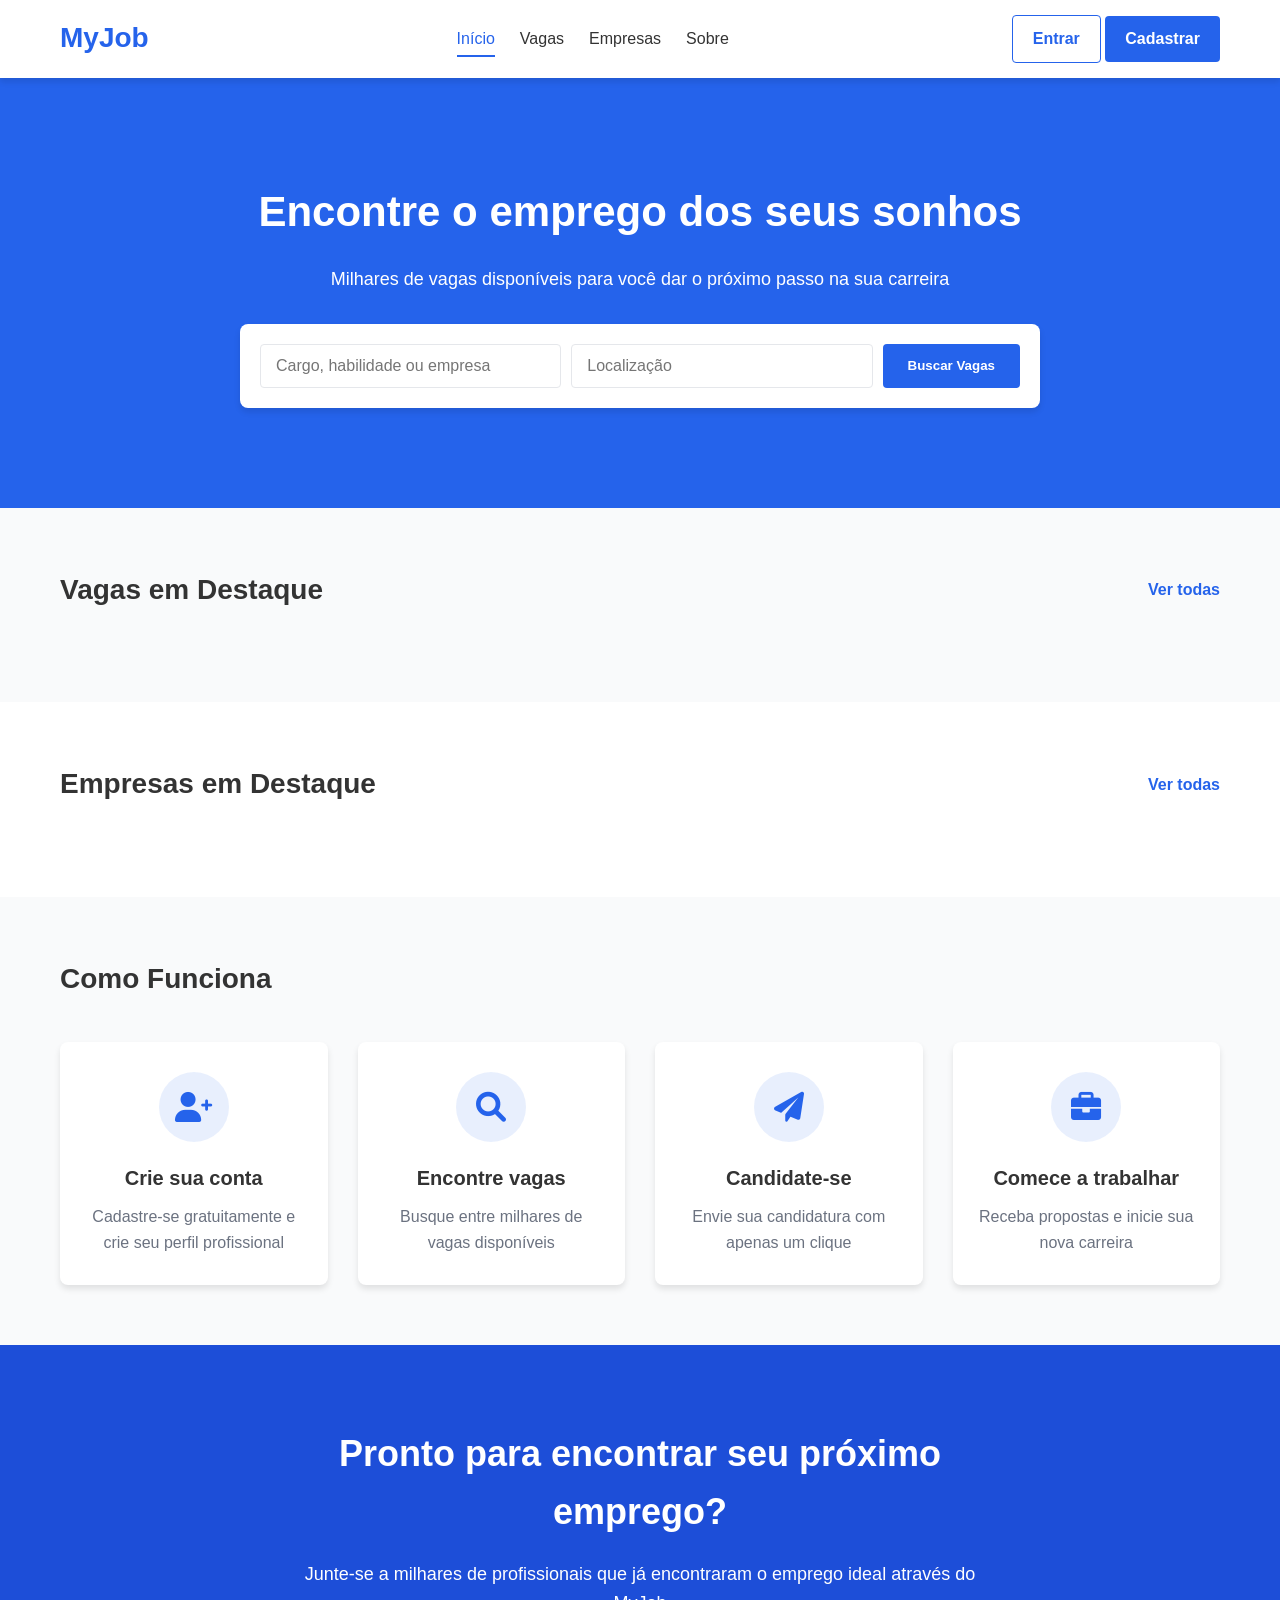
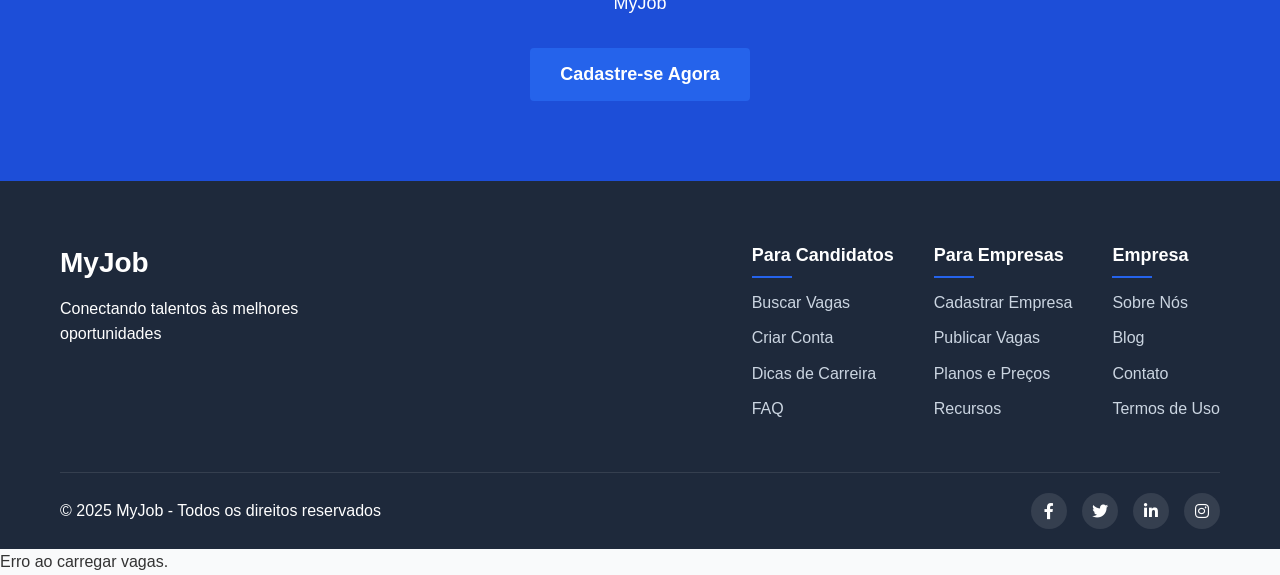
<file: index.html>
<!DOCTYPE html>
<html lang="pt-br">
<head>
    <meta charset="UTF-8">
    <meta name="viewport" content="width=device-width, initial-scale=1.0">
    <title>MyJob - Encontre a vaga ideal para você</title>
    <link rel="stylesheet" href="css/styles.css">
    <link rel="stylesheet" href="https://cdnjs.cloudflare.com/ajax/libs/font-awesome/6.0.0/css/all.min.css">
</head>
<body>
    <header class="header">
        <div class="container">
            <div class="logo">
                <h1>MyJob</h1>
            </div>
            <nav class="main-nav">
                <ul>
                    <li><a href="index.html" class="active">Início</a></li>
                    <li><a href="jobs.html">Vagas</a></li>
                    <li><a href="companies.html">Empresas</a></li>
                    <li><a href="about.html">Sobre</a></li>
                </ul>
            </nav>
            <div class="auth-buttons guest-only">
                <a href="login.html" class="btn btn-outline">Entrar</a>
                <a href="register.html" class="btn btn-primary">Cadastrar</a>
            </div>
            <div class="user-info auth-only" style="display:none">
                <span id="user-name"></span>
                <button id="logout-btn" class="btn btn-outline" title="Sair"><i class="fas fa-sign-out-alt"></i> Sair</button>
            </div>
            <button class="mobile-menu-btn">
                <span></span>
                <span></span>
                <span></span>
            </button>
        </div>
    </header>

    <section class="hero">
        <div class="container">
            <div class="hero-content">
                <h2>Encontre o emprego dos seus sonhos</h2>
                <p>Milhares de vagas disponíveis para você dar o próximo passo na sua carreira</p>
                <div class="search-box">
                    <form action="jobs.html" method="get">
                        <div class="search-group">
                            <input type="text" placeholder="Cargo, habilidade ou empresa" name="keyword">
                            <input type="text" placeholder="Localização" name="location">
                            <button type="submit" class="btn btn-primary">Buscar Vagas</button>
                        </div>
                    </form>
                </div>
            </div>
        </div>
    </section>

    <section class="featured-jobs">
        <div class="container">
            <div class="section-header">
                <h2>Vagas em Destaque</h2>
                <a href="jobs.html" class="view-all">Ver todas</a>
            </div>
            <div class="jobs-container" id="featured-jobs">
                <!-- Vagas em destaque serão carregadas dinamicamente pela API -->
            </div>
        </div>
    </section>

    <section class="featured-companies">
        <div class="container">
            <div class="section-header">
                <h2>Empresas em Destaque</h2>
                <a href="companies.html" class="view-all">Ver todas</a>
            </div>
            <div class="companies-container" id="featured-companies">
                <!-- Empresas em destaque serão carregadas dinamicamente pela API -->
            </div>
        </div>
    </section>

    <section class="how-it-works">
        <div class="container">
            <div class="section-header">
                <h2>Como Funciona</h2>
            </div>
            <div class="steps-container">
                <div class="step">
                    <div class="step-icon">
                        <i class="fas fa-user-plus"></i>
                    </div>
                    <h3>Crie sua conta</h3>
                    <p>Cadastre-se gratuitamente e crie seu perfil profissional</p>
                </div>
                <div class="step">
                    <div class="step-icon">
                        <i class="fas fa-search"></i>
                    </div>
                    <h3>Encontre vagas</h3>
                    <p>Busque entre milhares de vagas disponíveis</p>
                </div>
                <div class="step">
                    <div class="step-icon">
                        <i class="fas fa-paper-plane"></i>
                    </div>
                    <h3>Candidate-se</h3>
                    <p>Envie sua candidatura com apenas um clique</p>
                </div>
                <div class="step">
                    <div class="step-icon">
                        <i class="fas fa-briefcase"></i>
                    </div>
                    <h3>Comece a trabalhar</h3>
                    <p>Receba propostas e inicie sua nova carreira</p>
                </div>
            </div>
        </div>
    </section>

    <section class="cta">
        <div class="container">
            <div class="cta-content">
                <h2>Pronto para encontrar seu próximo emprego?</h2>
                <p>Junte-se a milhares de profissionais que já encontraram o emprego ideal através do MyJob</p>
                <a href="register.html" class="btn btn-primary">Cadastre-se Agora</a>
            </div>
        </div>
    </section>

    <footer class="footer">
        <div class="container">
            <div class="footer-content">
                <div class="footer-logo">
                    <h2>MyJob</h2>
                    <p>Conectando talentos às melhores oportunidades</p>
                </div>
                <div class="footer-links">
                    <div class="footer-column">
                        <h3>Para Candidatos</h3>
                        <ul>
                            <li><a href="jobs.html">Buscar Vagas</a></li>
                            <li><a href="register.html">Criar Conta</a></li>
                            <li><a href="#">Dicas de Carreira</a></li>
                            <li><a href="#">FAQ</a></li>
                        </ul>
                    </div>
                    <div class="footer-column">
                        <h3>Para Empresas</h3>
                        <ul>
                            <li><a href="employer-register.html">Cadastrar Empresa</a></li>
                            <li><a href="#">Publicar Vagas</a></li>
                            <li><a href="#">Planos e Preços</a></li>
                            <li><a href="#">Recursos</a></li>
                        </ul>
                    </div>
                    <div class="footer-column">
                        <h3>Empresa</h3>
                        <ul>
                            <li><a href="about.html">Sobre Nós</a></li>
                            <li><a href="#">Blog</a></li>
                            <li><a href="#">Contato</a></li>
                            <li><a href="#">Termos de Uso</a></li>
                        </ul>
                    </div>
                </div>
            </div>
            <div class="footer-bottom">
                <p>&copy; 2025 MyJob - Todos os direitos reservados</p>
                <div class="social-links">
                    <a href="#"><i class="fab fa-facebook-f"></i></a>
                    <a href="#"><i class="fab fa-twitter"></i></a>
                    <a href="#"><i class="fab fa-linkedin-in"></i></a>
                    <a href="#"><i class="fab fa-instagram"></i></a>
                </div>
            </div>
        </div>
    </footer>

    <script src="js/api.js"></script>
    <script src="js/notifications.js"></script>
    <script src="js/main.js"></script>
    <script>
document.addEventListener('DOMContentLoaded', function() {
    // Carregar vagas em destaque
    api.jobs.getAll().then(result => {
        const jobsContainer = document.getElementById('featured-jobs');
        if (result.success && jobsContainer) {
            let html = '';
            if (Array.isArray(result.data)) {
                (result.data || []).slice(0, 6).forEach(job => {
                    html += `
                    <div class='job-card'>
                        <div class='job-card-header'>
                            <div class='company-logo'><img src='images/sos_logo.jpeg' alt='Logo da Empresa'></div>
                            <div class='job-card-title'><h3>${job.title}</h3><p class='company-name'>${job.company ? job.company.name : ''}</p></div>
                        </div>
                        <div class='job-card-body'>
                            <div class='job-info'>
                                <span><i class='fas fa-map-marker-alt'></i> ${job.location || ''}</span>
                                <span><i class='fas fa-briefcase'></i> ${job.job_type || ''}</span>
                                <span><i class='fas fa-money-bill-wave'></i> ${job.min_salary ? 'CFA ' + job.min_salary : ''}${job.max_salary ? ' - CFA ' + job.max_salary : ''}</span>
                            </div>
                            <p class='job-description'>${job.description ? job.description.substring(0, 120) + '...' : ''}</p>
                        </div>
                        <div class='job-card-footer'>
                            <a href='job-details.html?id=${job.id}' class='btn btn-outline'>Ver Detalhes</a>
                            <span class='posted-date'>${job.posted_at ? 'Publicado em ' + new Date(job.posted_at).toLocaleDateString() : ''}</span>
                        </div>
                    </div>
                    `;
                });
            }
            jobsContainer.innerHTML = html || '<div class="no-results">Nenhuma vaga em destaque.</div>';
        }
    });
    // Carregar empresas em destaque (exemplo: api.companies.getAll())
    if (api.companies && api.companies.getAll) {
        api.companies.getAll().then(result => {
            const companiesContainer = document.getElementById('featured-companies');
            if (result.success && companiesContainer) {
                let html = '';
                if (Array.isArray(result.data)) {
                    (result.data || []).slice(0, 6).forEach(company => {
                        html += `
                        <div class='company-card'>
                            <div class='company-logo'><img src='images/sos_logo.jpeg' alt='Logo da Empresa'></div>
                            <h3>${company.name}</h3>
                            <p>${company.industry || ''}</p>
                            <p><i class='fas fa-map-marker-alt'></i> ${company.location || ''}</p>
                            <a href='company-profile.html?id=${company.id}' class='btn btn-outline'>Ver Perfil</a>
                        </div>
                        `;
                    });
                }
                companiesContainer.innerHTML = html || '<div class="no-results">Nenhuma empresa em destaque.</div>';
            }
        });
    }
});
</script>
</body>
</html>
</file>
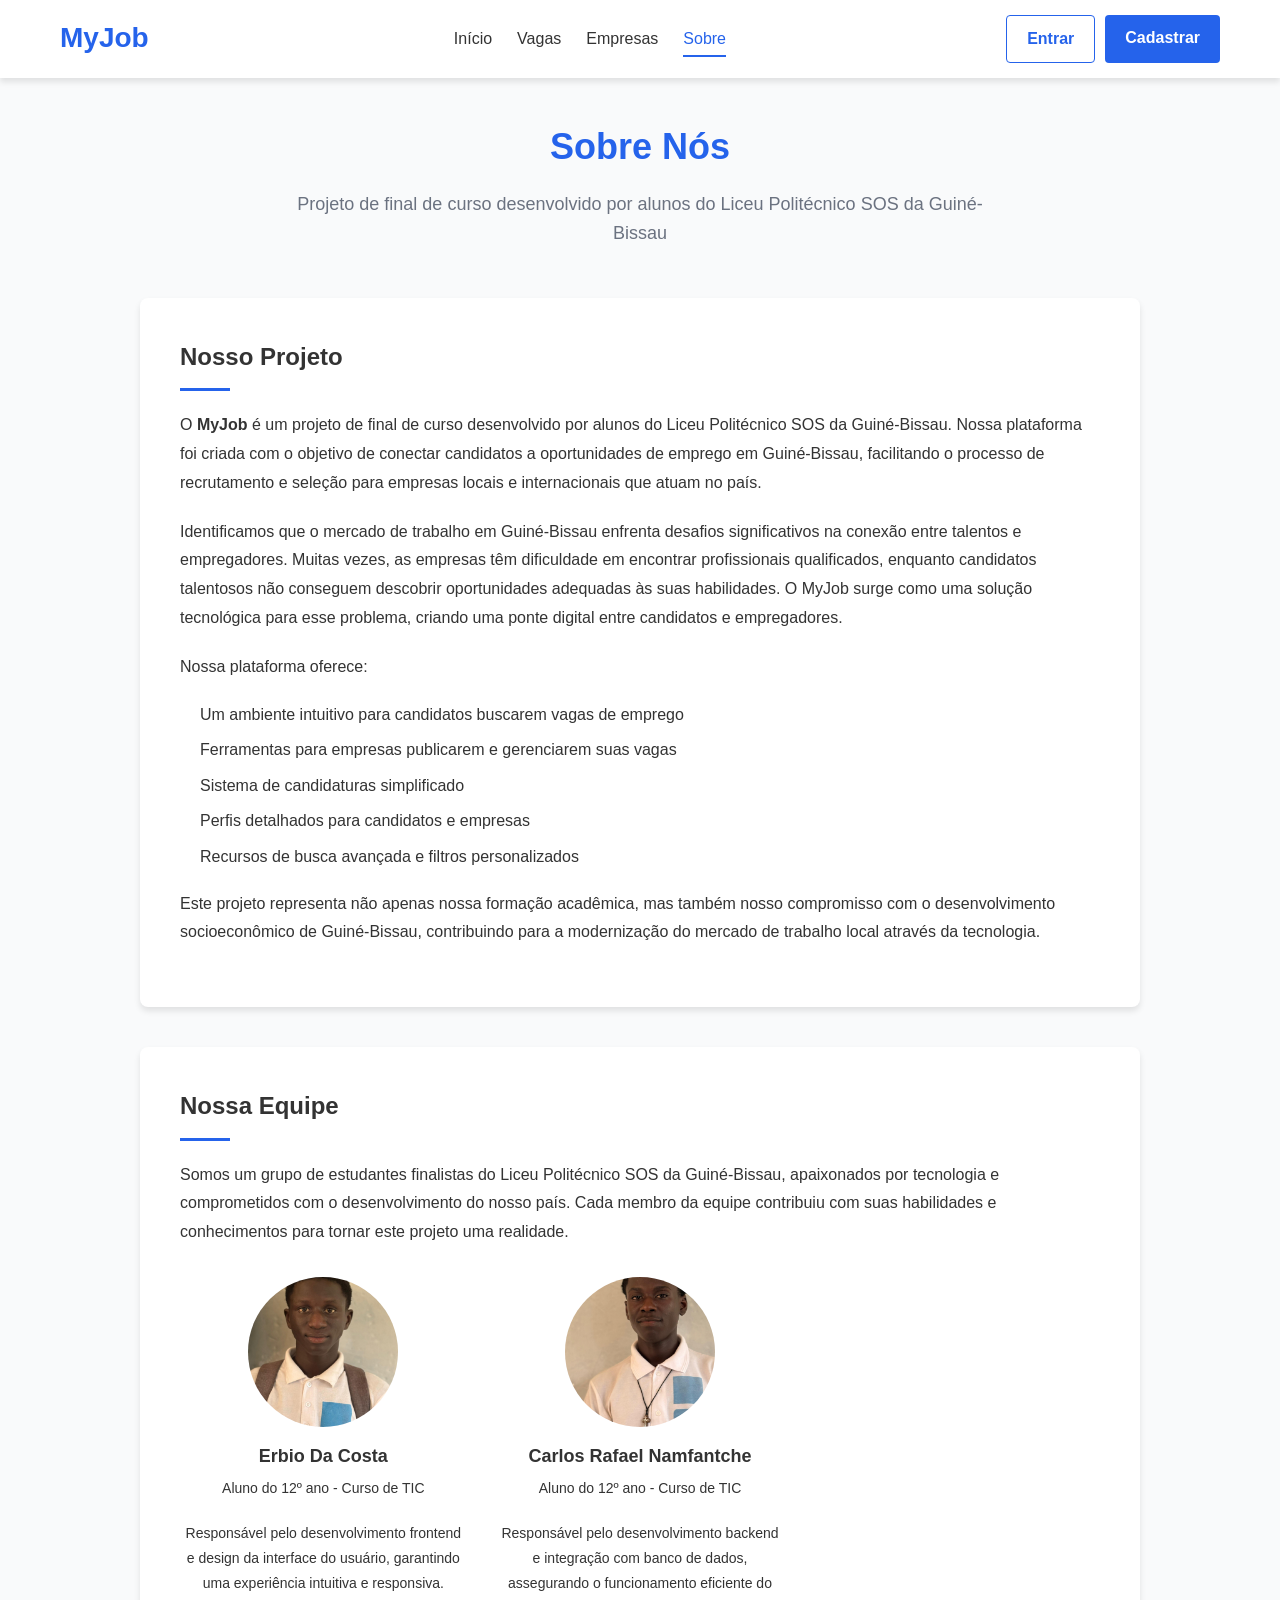
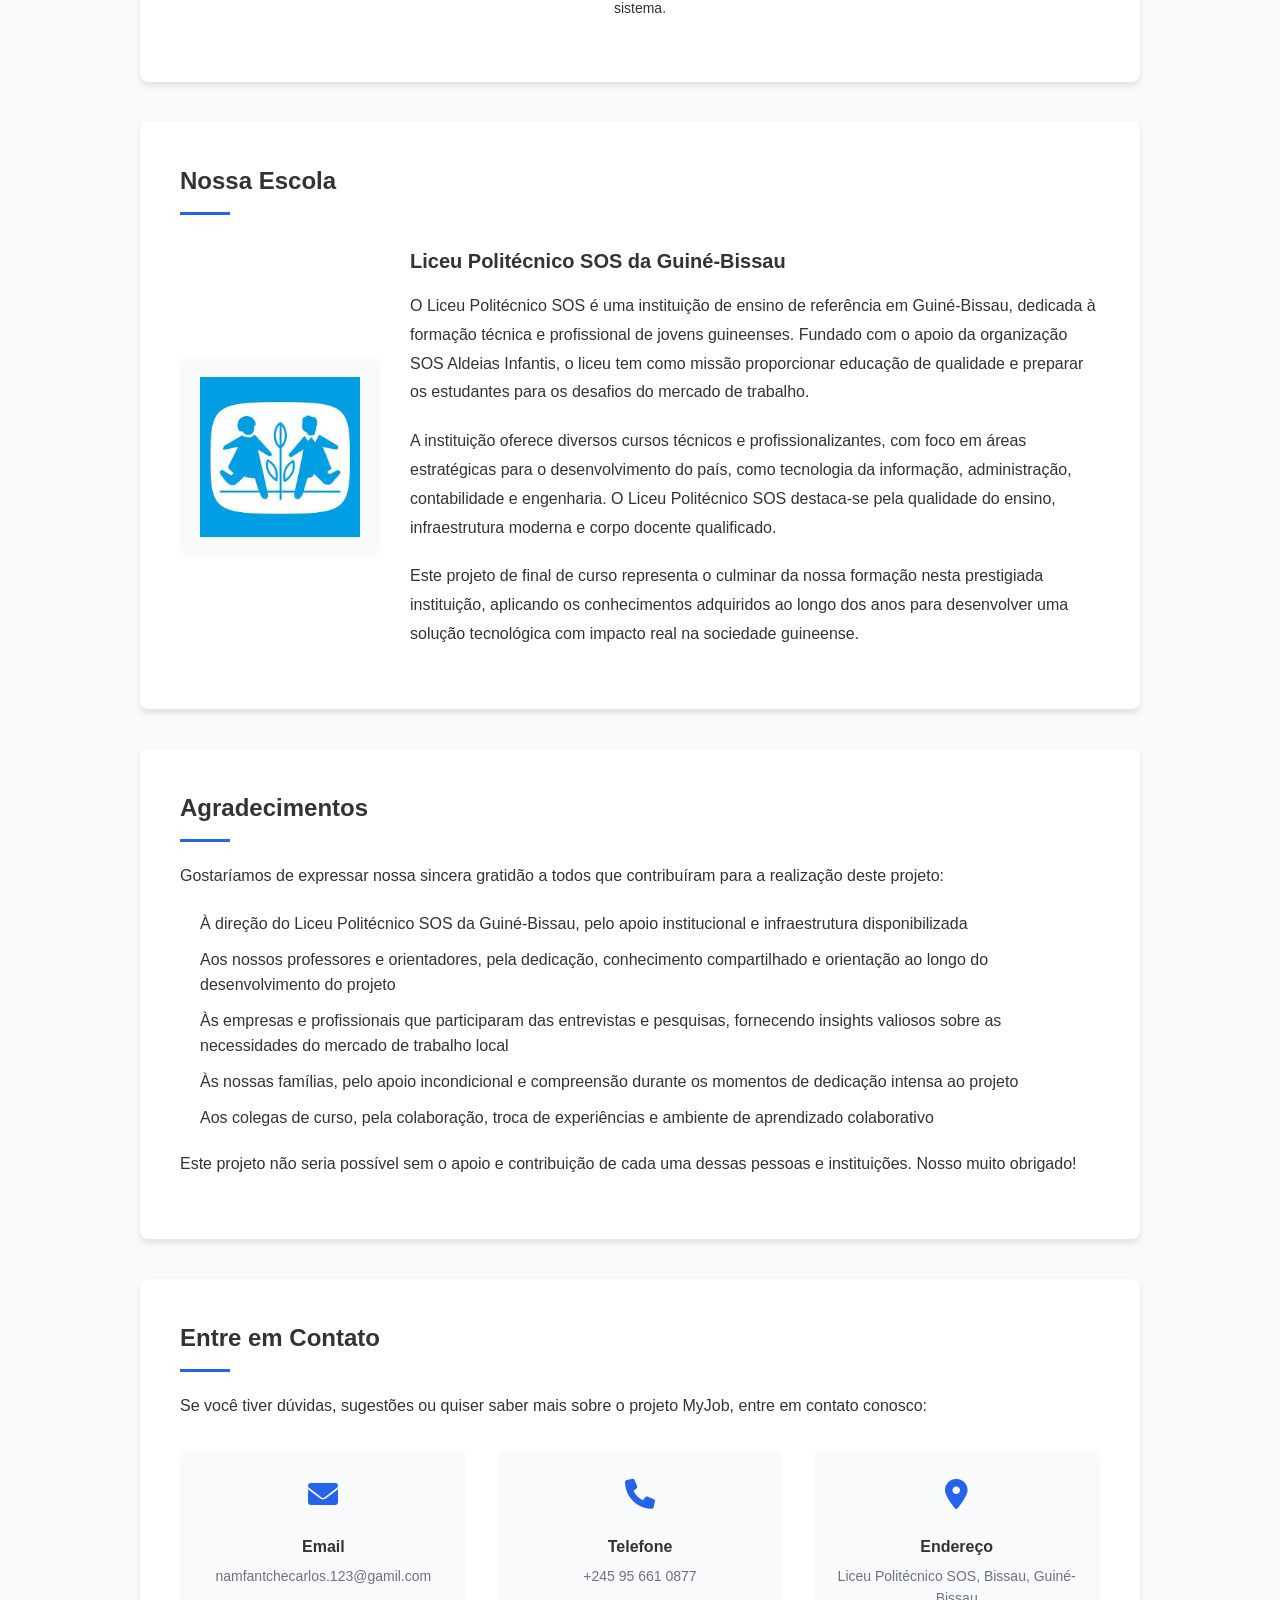
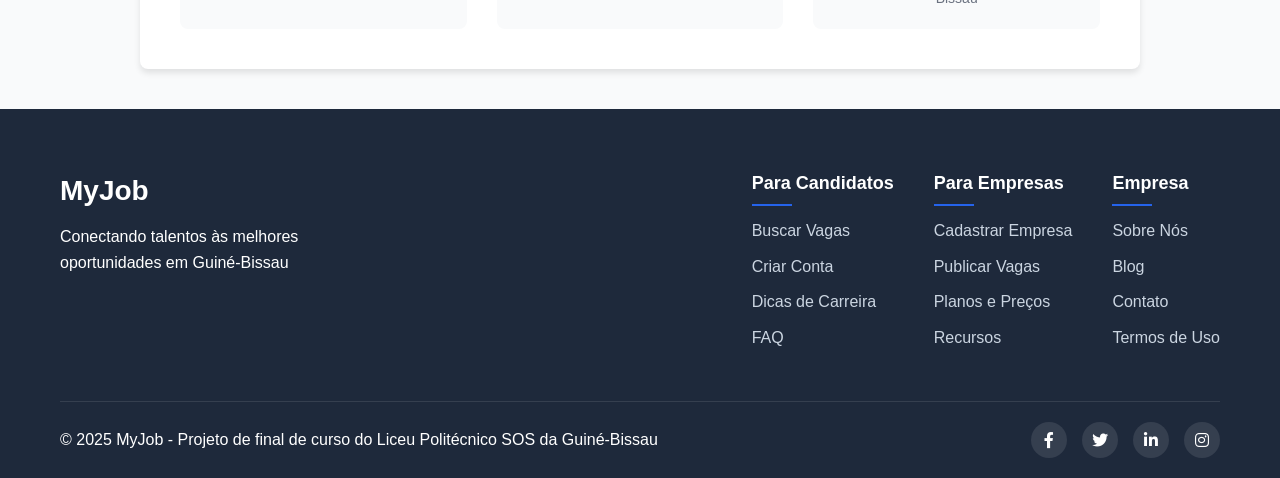
<file: about.html>
<!DOCTYPE html>
<html lang="pt-br">

<head>
    <meta charset="UTF-8">
    <meta name="viewport" content="width=device-width, initial-scale=1.0">
    <title>Sobre Nós - MyJob Guiné-Bissau</title>
    <link rel="stylesheet" href="css/styles.css">
    <link rel="stylesheet" href="https://cdnjs.cloudflare.com/ajax/libs/font-awesome/6.0.0/css/all.min.css">
    <style>
        .about-container {
            max-width: 1000px;
            margin: 40px auto;
        }

        .about-header {
            text-align: center;
            margin-bottom: 50px;
        }

        .about-header h1 {
            font-size: 36px;
            color: var(--primary-color);
            margin-bottom: 15px;
        }

        .about-header p {
            font-size: 18px;
            color: var(--text-light);
            max-width: 700px;
            margin: 0 auto;
        }

        .about-section {
            background-color: white;
            border-radius: 8px;
            padding: 40px;
            box-shadow: var(--box-shadow);
            margin-bottom: 40px;
        }

        .about-section h2 {
            font-size: 24px;
            color: var(--text-color);
            margin-bottom: 20px;
            position: relative;
            padding-bottom: 15px;
        }

        .about-section h2::after {
            content: '';
            position: absolute;
            bottom: 0;
            left: 0;
            width: 50px;
            height: 3px;
            background-color: var(--primary-color);
        }

        .about-section p {
            line-height: 1.8;
            color: var(--text-color);
            margin-bottom: 20px;
        }

        .about-section ul {
            margin-bottom: 20px;
            padding-left: 20px;
        }

        .about-section ul li {
            margin-bottom: 10px;
            line-height: 1.6;
        }

        .team-container {
            display: grid;
            grid-template-columns: repeat(auto-fill, minmax(250px, 1fr));
            gap: 30px;
            margin-top: 30px;
        }

        .team-member {
            text-align: center;
        }

        .team-photo {
            width: 150px;
            height: 150px;
            border-radius: 50%;
            overflow: hidden;
            margin: 0 auto 15px;
            background-color: var(--bg-light);
            display: flex;
            align-items: center;
            justify-content: center;
        }

        .team-photo img {
            width: 100%;
            height: 100%;
            object-fit: cover;
        }

        .team-photo .avatar-placeholder {
            font-size: 48px;
            color: var(--text-light);
        }

        .team-name {
            font-size: 18px;
            font-weight: 600;
            margin-bottom: 5px;
        }

        .team-role {
            font-size: 14px;
            color: var(--text-light);
            margin-bottom: 10px;
        }

        .team-bio {
            font-size: 14px;
            line-height: 1.6;
        }

        .school-info {
            display: flex;
            align-items: center;
            gap: 30px;
            margin-top: 30px;
        }

        .school-logo {
            flex: 0 0 200px;
            height: 200px;
            background-color: var(--bg-light);
            border-radius: 8px;
            display: flex;
            align-items: center;
            justify-content: center;
            overflow: hidden;
        }

        .school-logo img {
            max-width: 80%;
            max-height: 80%;
        }

        .school-details {
            flex: 1;
        }

        .school-details h3 {
            font-size: 20px;
            margin-bottom: 15px;
        }

        .contact-info {
            display: flex;
            flex-wrap: wrap;
            gap: 30px;
            margin-top: 30px;
        }

        .contact-item {
            flex: 1;
            min-width: 200px;
            background-color: var(--bg-light);
            padding: 20px;
            border-radius: 8px;
            text-align: center;
        }

        .contact-icon {
            font-size: 30px;
            color: var(--primary-color);
            margin-bottom: 15px;
        }

        .contact-title {
            font-size: 16px;
            font-weight: 600;
            margin-bottom: 5px;
        }

        .contact-text {
            font-size: 14px;
            color: var(--text-light);
        }

        @media (max-width: 768px) {
            .school-info {
                flex-direction: column;
                text-align: center;
            }

            .school-logo {
                margin: 0 auto;
            }
        }
    </style>
</head>

<body>
    <header class="header">
        <div class="container">
            <div class="logo">
                <h1><a href="index.html">MyJob</a></h1>
            </div>
            <nav class="main-nav">
                <ul>
                    <li><a href="index.html">Início</a></li>
                    <li><a href="jobs.html">Vagas</a></li>
                    <li><a href="companies.html">Empresas</a></li>
                    <li><a href="about.html" class="active">Sobre</a></li>
                </ul>
            </nav>
            <div class="auth-buttons">
                <a href="login.html" class="btn btn-outline">Entrar</a>
                <a href="register.html" class="btn btn-primary">Cadastrar</a>
            </div>
            <button class="mobile-menu-btn">
                <span></span>
                <span></span>
                <span></span>
            </button>
        </div>
    </header>

    <main>
        <div class="container">
            <div class="about-container">
                <div class="about-header">
                    <h1>Sobre Nós</h1>
                    <p>Projeto de final de curso desenvolvido por alunos do Liceu Politécnico SOS da Guiné-Bissau</p>
                </div>

                <div class="about-section">
                    <h2>Nosso Projeto</h2>
                    <p>O <strong>MyJob</strong> é um projeto de final de curso desenvolvido por alunos do Liceu
                        Politécnico SOS da Guiné-Bissau. Nossa plataforma foi criada com o objetivo de conectar
                        candidatos a oportunidades de emprego em Guiné-Bissau, facilitando o processo de recrutamento e
                        seleção para empresas locais e internacionais que atuam no país.</p>

                    <p>Identificamos que o mercado de trabalho em Guiné-Bissau enfrenta desafios significativos na
                        conexão entre talentos e empregadores. Muitas vezes, as empresas têm dificuldade em encontrar
                        profissionais qualificados, enquanto candidatos talentosos não conseguem descobrir oportunidades
                        adequadas às suas habilidades. O MyJob surge como uma solução tecnológica para esse problema,
                        criando uma ponte digital entre candidatos e empregadores.</p>

                    <p>Nossa plataforma oferece:</p>
                    <ul>
                        <li>Um ambiente intuitivo para candidatos buscarem vagas de emprego</li>
                        <li>Ferramentas para empresas publicarem e gerenciarem suas vagas</li>
                        <li>Sistema de candidaturas simplificado</li>
                        <li>Perfis detalhados para candidatos e empresas</li>
                        <li>Recursos de busca avançada e filtros personalizados</li>
                    </ul>

                    <p>Este projeto representa não apenas nossa formação acadêmica, mas também nosso compromisso com o
                        desenvolvimento socioeconômico de Guiné-Bissau, contribuindo para a modernização do mercado de
                        trabalho local através da tecnologia.</p>
                </div>

                <div class="about-section">
                    <h2>Nossa Equipe</h2>
                    <p>Somos um grupo de estudantes finalistas do Liceu Politécnico SOS da Guiné-Bissau, apaixonados por
                        tecnologia e comprometidos com o desenvolvimento do nosso país. Cada membro da equipe contribuiu
                        com suas habilidades e conhecimentos para tornar este projeto uma realidade.</p>

                    <div class="team-container">
                        <div class="team-member">
                            <div class="team-photo">
                                <img src="images/edc.jpg" alt="Imagem do Erbio Da Costa" srcset="">
                            </div>
                            <h3 class="team-name">Erbio Da Costa</h3>
                            <p class="team-role">Aluno do 12º ano - Curso de TIC</p>
                            <p class="team-bio">Responsável pelo desenvolvimento frontend e design da interface do
                                usuário, garantindo uma experiência intuitiva e responsiva.</p>
                        </div>

                        <div class="team-member">
                            <div class="team-photo">
                                <img src="images/crn.jpg" alt="Imagem de Carlos Rafael Namfantche" srcset="">
                            </div>
                            <h3 class="team-name">Carlos Rafael Namfantche</h3>
                            <p class="team-role">Aluno do 12º ano - Curso de TIC</p>
                            <p class="team-bio">Responsável pelo desenvolvimento backend e integração com banco de
                                dados, assegurando o funcionamento eficiente do sistema.</p>
                        </div>
                    </div>
                </div>

                <div class="about-section">
                    <h2>Nossa Escola</h2>
                    <div class="school-info">
                        <div class="school-logo">
                            <img src="images/sos_logo.jpeg" alt="Logo do Liceu Politécnico SOS">
                        </div>

                        <div class="school-details">
                            <h3>Liceu Politécnico SOS da Guiné-Bissau</h3>
                            <p>O Liceu Politécnico SOS é uma instituição de ensino de referência em Guiné-Bissau,
                                dedicada à formação técnica e profissional de jovens guineenses. Fundado com o apoio da
                                organização SOS Aldeias Infantis, o liceu tem como missão proporcionar educação de
                                qualidade e preparar os estudantes para os desafios do mercado de trabalho.</p>

                            <p>A instituição oferece diversos cursos técnicos e profissionalizantes, com foco em áreas
                                estratégicas para o desenvolvimento do país, como tecnologia da informação,
                                administração, contabilidade e engenharia. O Liceu Politécnico SOS destaca-se pela
                                qualidade do ensino, infraestrutura moderna e corpo docente qualificado.</p>

                            <p>Este projeto de final de curso representa o culminar da nossa formação nesta prestigiada
                                instituição, aplicando os conhecimentos adquiridos ao longo dos anos para desenvolver
                                uma solução tecnológica com impacto real na sociedade guineense.</p>
                        </div>
                    </div>
                </div>

                <div class="about-section">
                    <h2>Agradecimentos</h2>
                    <p>Gostaríamos de expressar nossa sincera gratidão a todos que contribuíram para a realização deste
                        projeto:</p>

                    <ul>
                        <li>À direção do Liceu Politécnico SOS da Guiné-Bissau, pelo apoio institucional e
                            infraestrutura disponibilizada</li>
                        <li>Aos nossos professores e orientadores, pela dedicação, conhecimento compartilhado e
                            orientação ao longo do desenvolvimento do projeto</li>
                        <li>Às empresas e profissionais que participaram das entrevistas e pesquisas, fornecendo
                            insights valiosos sobre as necessidades do mercado de trabalho local</li>
                        <li>Às nossas famílias, pelo apoio incondicional e compreensão durante os momentos de dedicação
                            intensa ao projeto</li>
                        <li>Aos colegas de curso, pela colaboração, troca de experiências e ambiente de aprendizado
                            colaborativo</li>
                    </ul>

                    <p>Este projeto não seria possível sem o apoio e contribuição de cada uma dessas pessoas e
                        instituições. Nosso muito obrigado!</p>
                </div>

                <div class="about-section">
                    <h2>Entre em Contato</h2>
                    <p>Se você tiver dúvidas, sugestões ou quiser saber mais sobre o projeto MyJob, entre em contato
                        conosco:</p>

                    <div class="contact-info">
                        <div class="contact-item">
                            <div class="contact-icon">
                                <i class="fas fa-envelope"></i>
                            </div>
                            <div class="contact-title">Email</div>
                            <div class="contact-text">namfantchecarlos.123@gamil.com</div>
                        </div>

                        <div class="contact-item">
                            <div class="contact-icon">
                                <i class="fas fa-phone"></i>
                            </div>
                            <div class="contact-title">Telefone</div>
                            <div class="contact-text">+245 95 661 0877</div>
                        </div>

                        <div class="contact-item">
                            <div class="contact-icon">
                                <i class="fas fa-map-marker-alt"></i>
                            </div>
                            <div class="contact-title">Endereço</div>
                            <div class="contact-text">Liceu Politécnico SOS, Bissau, Guiné-Bissau</div>
                        </div>
                    </div>
                </div>
            </div>
        </div>
    </main>

    <footer class="footer">
        <div class="container">
            <div class="footer-content">
                <div class="footer-logo">
                    <h2>MyJob</h2>
                    <p>Conectando talentos às melhores oportunidades em Guiné-Bissau</p>
                </div>
                <div class="footer-links">
                    <div class="footer-column">
                        <h3>Para Candidatos</h3>
                        <ul>
                            <li><a href="jobs.html">Buscar Vagas</a></li>
                            <li><a href="register.html">Criar Conta</a></li>
                            <li><a href="#">Dicas de Carreira</a></li>
                            <li><a href="#">FAQ</a></li>
                        </ul>
                    </div>
                    <div class="footer-column">
                        <h3>Para Empresas</h3>
                        <ul>
                            <li><a href="employer-register.html">Cadastrar Empresa</a></li>
                            <li><a href="#">Publicar Vagas</a></li>
                            <li><a href="#">Planos e Preços</a></li>
                            <li><a href="#">Recursos</a></li>
                        </ul>
                    </div>
                    <div class="footer-column">
                        <h3>Empresa</h3>
                        <ul>
                            <li><a href="about.html">Sobre Nós</a></li>
                            <li><a href="#">Blog</a></li>
                            <li><a href="#">Contato</a></li>
                            <li><a href="#">Termos de Uso</a></li>
                        </ul>
                    </div>
                </div>
            </div>
            <div class="footer-bottom">
                <p>&copy; 2025 MyJob - Projeto de final de curso do Liceu Politécnico SOS da Guiné-Bissau</p>
                <div class="social-links">
                    <a href="#"><i class="fab fa-facebook-f"></i></a>
                    <a href="#"><i class="fab fa-twitter"></i></a>
                    <a href="#"><i class="fab fa-linkedin-in"></i></a>
                    <a href="#"><i class="fab fa-instagram"></i></a>
                </div>
            </div>
        </div>
    </footer>

    <script src="js/api.js"></script>
    <script src="js/notifications.js"></script>
    <script src="js/main.js"></script>
</body>

</html>
</file>
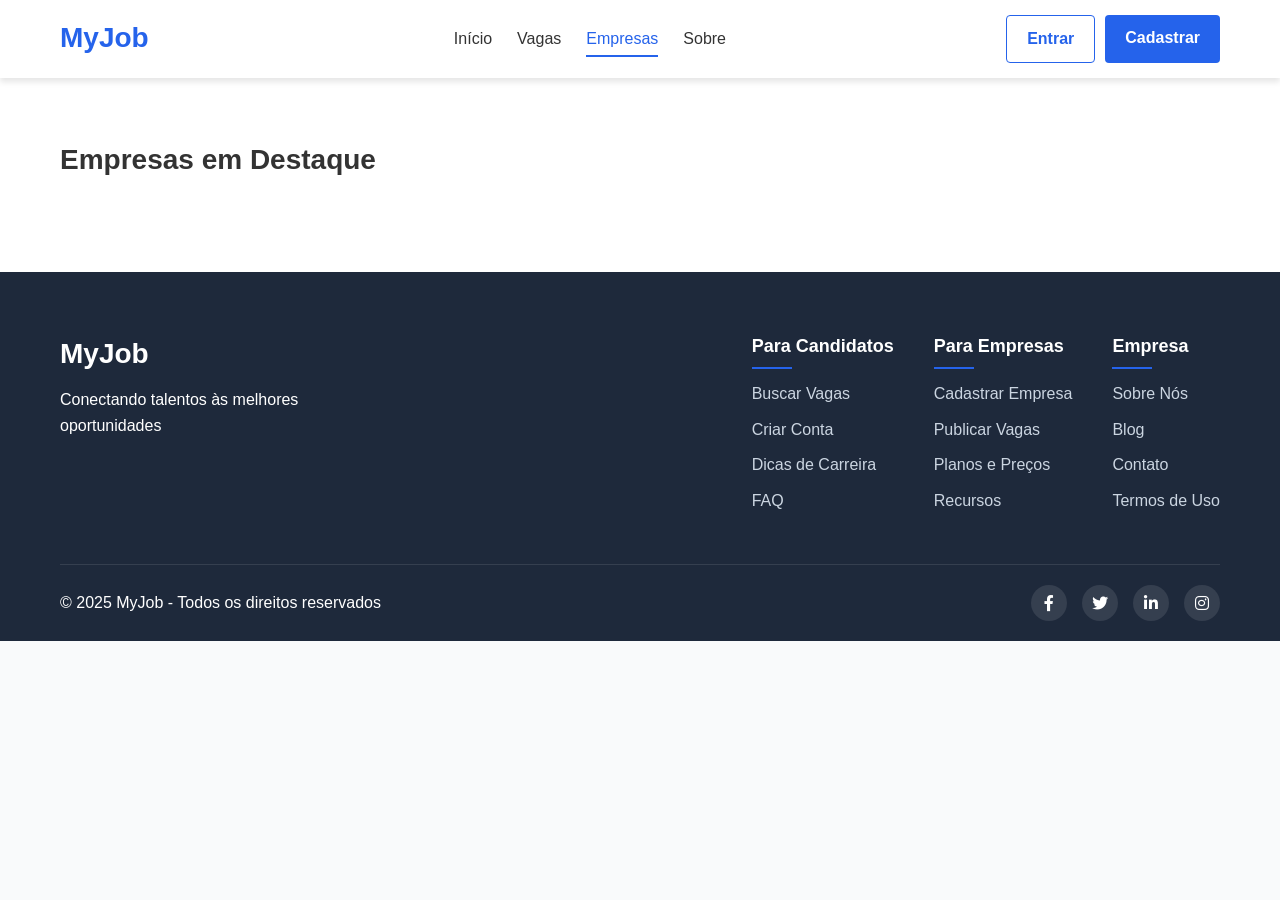
<file: companies.html>
<!DOCTYPE html>
<html lang="pt-br">
<head>
    <meta charset="UTF-8">
    <meta name="viewport" content="width=device-width, initial-scale=1.0">
    <title>Empresas - MyJob</title>
    <link rel="stylesheet" href="css/styles.css">
    <link rel="stylesheet" href="https://cdnjs.cloudflare.com/ajax/libs/font-awesome/6.0.0/css/all.min.css">
</head>
<body>
    <header class="header">
        <div class="container">
            <div class="logo">
                <h1><a href="index.html">MyJob</a></h1>
            </div>
            <nav class="main-nav">
                <ul>
                    <li><a href="index.html">Início</a></li>
                    <li><a href="jobs.html">Vagas</a></li>
                    <li><a href="companies.html" class="active">Empresas</a></li>
                    <li><a href="about.html">Sobre</a></li>
                </ul>
            </nav>
            <div class="auth-buttons">
                <a href="login.html" class="btn btn-outline">Entrar</a>
                <a href="register.html" class="btn btn-primary">Cadastrar</a>
            </div>
            <button class="mobile-menu-btn">
                <span></span>
                <span></span>
                <span></span>
            </button>
        </div>
    </header>

    <main>
        <section class="featured-companies">
            <div class="container">
                <div class="section-header">
                    <h2>Empresas em Destaque</h2>
                </div>
                <div class="companies-container" id="companies-list">
                    <!-- Empresas serão carregadas dinamicamente pela API -->
                </div>
            </div>
        </section>
    </main>

    <footer class="footer">
        <div class="container">
            <div class="footer-content">
                <div class="footer-logo">
                    <h2>MyJob</h2>
                    <p>Conectando talentos às melhores oportunidades</p>
                </div>
                <div class="footer-links">
                    <div class="footer-column">
                        <h3>Para Candidatos</h3>
                        <ul>
                            <li><a href="jobs.html">Buscar Vagas</a></li>
                            <li><a href="register.html">Criar Conta</a></li>
                            <li><a href="#">Dicas de Carreira</a></li>
                            <li><a href="#">FAQ</a></li>
                        </ul>
                    </div>
                    <div class="footer-column">
                        <h3>Para Empresas</h3>
                        <ul>
                            <li><a href="employer-register.html">Cadastrar Empresa</a></li>
                            <li><a href="#">Publicar Vagas</a></li>
                            <li><a href="#">Planos e Preços</a></li>
                            <li><a href="#">Recursos</a></li>
                        </ul>
                    </div>
                    <div class="footer-column">
                        <h3>Empresa</h3>
                        <ul>
                            <li><a href="about.html">Sobre Nós</a></li>
                            <li><a href="#">Blog</a></li>
                            <li><a href="#">Contato</a></li>
                            <li><a href="#">Termos de Uso</a></li>
                        </ul>
                    </div>
                </div>
            </div>
            <div class="footer-bottom">
                <p>&copy; 2025 MyJob - Todos os direitos reservados</p>
                <div class="social-links">
                    <a href="#"><i class="fab fa-facebook-f"></i></a>
                    <a href="#"><i class="fab fa-twitter"></i></a>
                    <a href="#"><i class="fab fa-linkedin-in"></i></a>
                    <a href="#"><i class="fab fa-instagram"></i></a>
                </div>
            </div>
        </div>
    </footer>

    <script src="js/api.js"></script>
    <script src="js/notifications.js"></script>
    <script src="js/main.js"></script>
    <script>
document.addEventListener('DOMContentLoaded', function() {
    if (api.companies && api.companies.getAll) {
        api.companies.getAll().then(result => {
            const companiesList = document.getElementById('companies-list');
            if (result.success && companiesList) {
                let html = '';
                (result.data || []).forEach(company => {
                    html += `
                    <div class='company-card'>
                        <div class='company-logo'><img src='images/sos_logo.jpeg' alt='Logo da Empresa'></div>
                        <h3>${company.name}</h3>
                        <p>${company.industry || ''}</p>
                        <p><i class='fas fa-map-marker-alt'></i> ${company.location || ''}</p>
                        <a href='company-profile.html?id=${company.id}' class='btn btn-outline'>Ver Perfil</a>
                    </div>
                    `;
                });
                companiesList.innerHTML = html || '<div class="no-results">Nenhuma empresa encontrada.</div>';
            }
        });
    }
});
    </script>
</body>
</html>
</file>
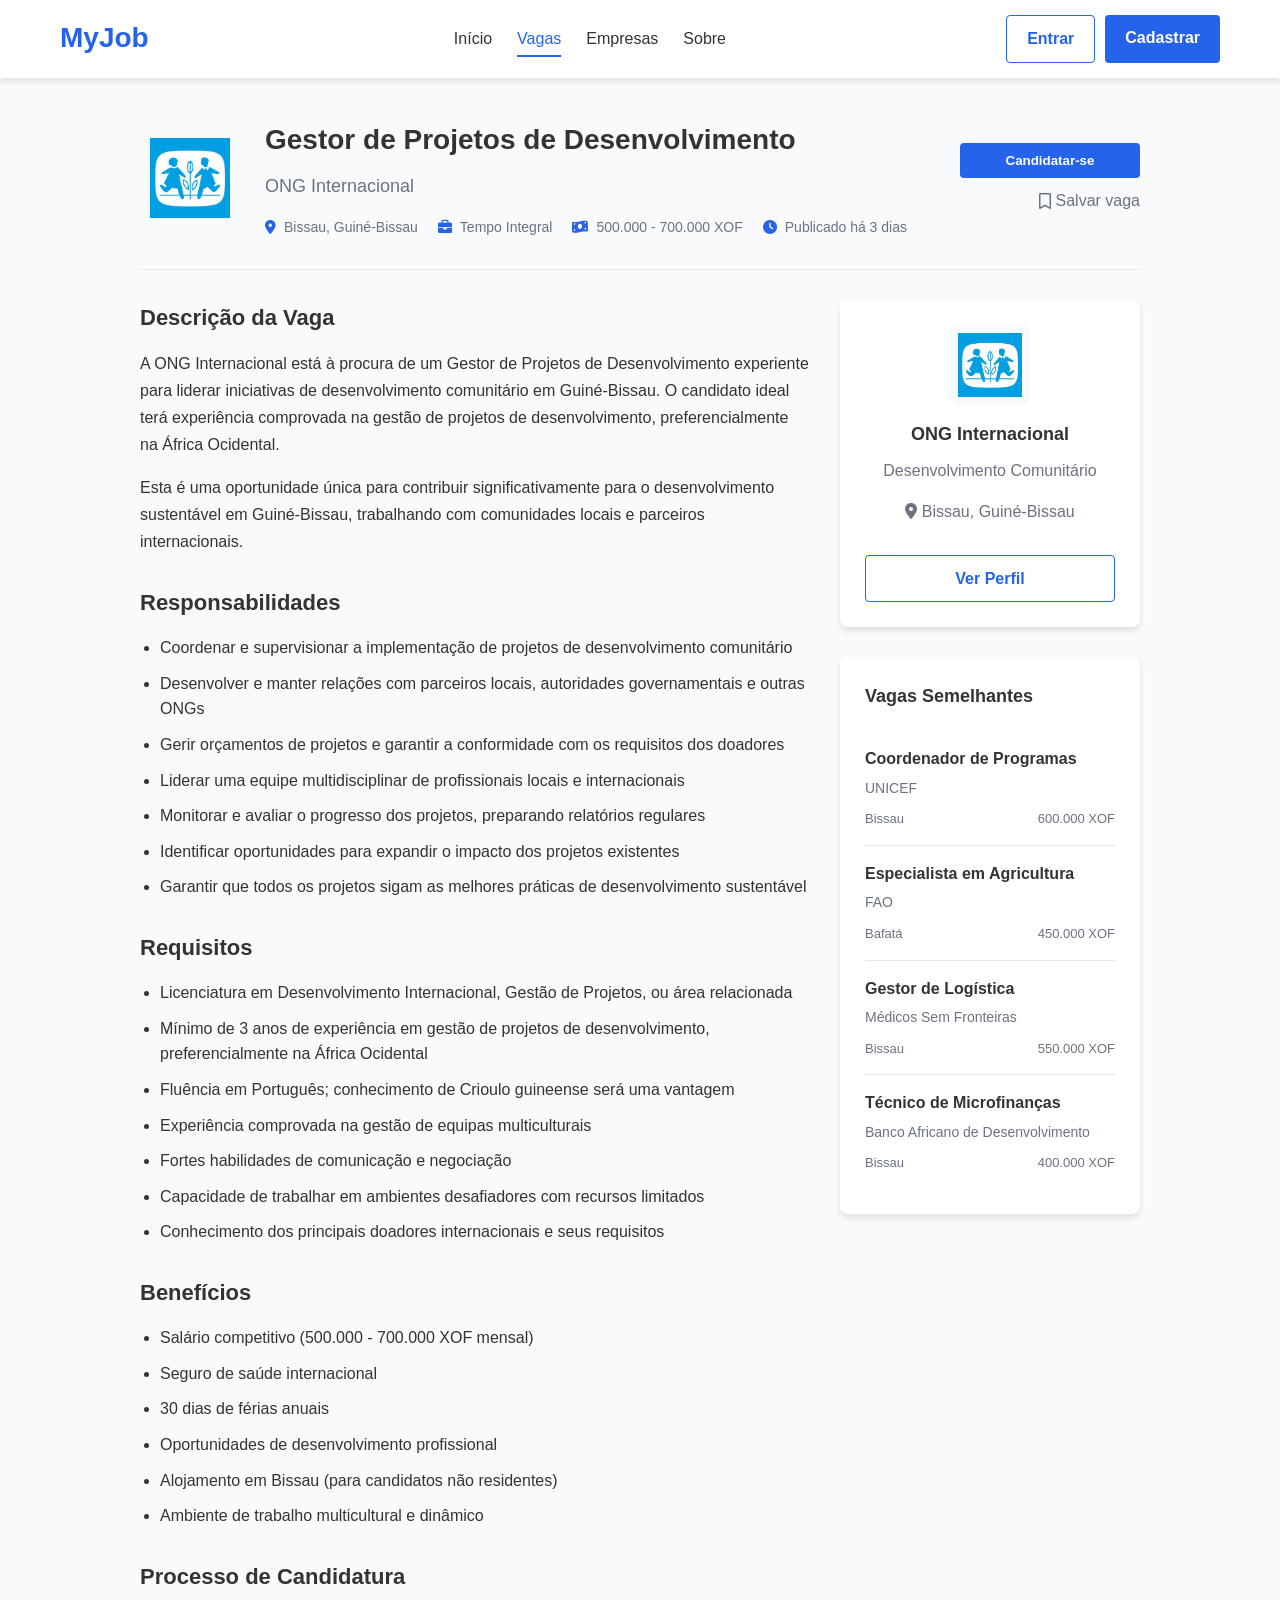
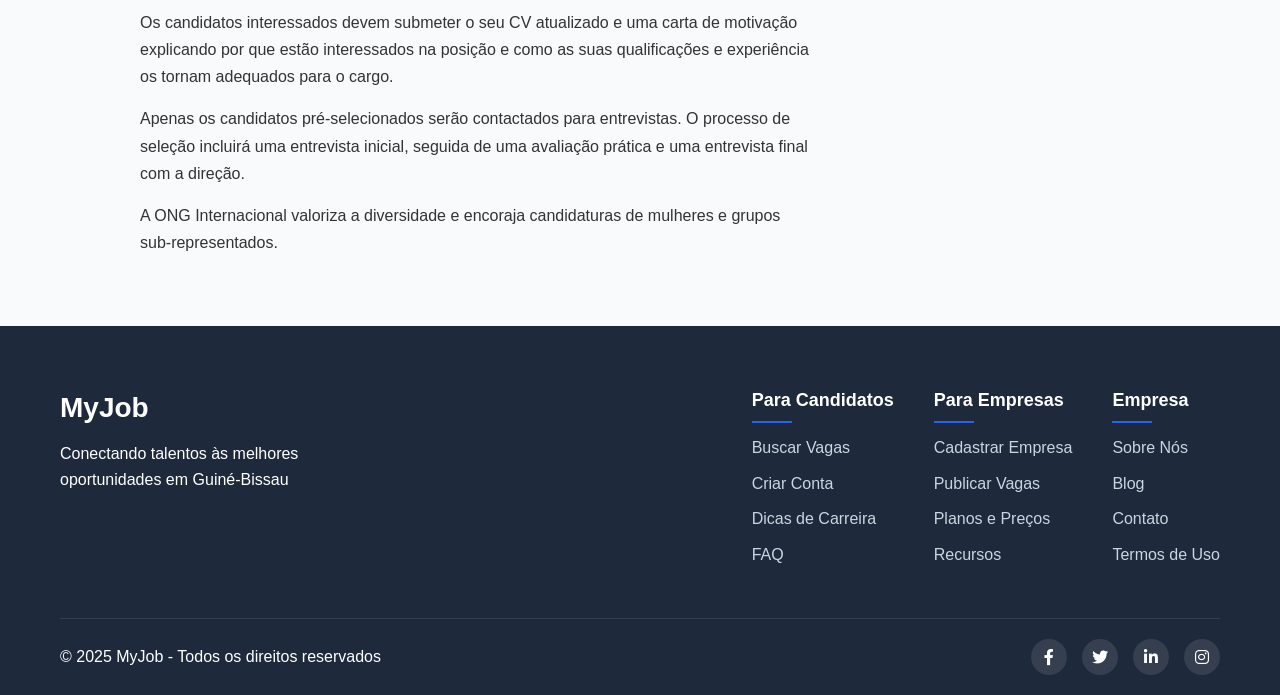
<file: job-details.html>
<!DOCTYPE html>
<html lang="pt-br">
<head>
    <meta charset="UTF-8">
    <meta name="viewport" content="width=device-width, initial-scale=1.0">
    <title>Detalhes da Vaga - MyJob Guiné-Bissau</title>
    <link rel="stylesheet" href="css/styles.css">
    <link rel="stylesheet" href="https://cdnjs.cloudflare.com/ajax/libs/font-awesome/6.0.0/css/all.min.css">
    <style>
        .job-details-container {
            max-width: 1000px;
            margin: 40px auto;
        }
        
        .job-details-header {
            display: flex;
            align-items: center;
            margin-bottom: 30px;
            padding-bottom: 30px;
            border-bottom: 1px solid var(--border-color);
        }
        
        .job-logo {
            width: 100px;
            height: 100px;
            border-radius: 8px;
            overflow: hidden;
            margin-right: 25px;
            display: flex;
            align-items: center;
            justify-content: center;
            background-color: var(--bg-light);
        }
        
        .job-logo img {
            max-width: 80%;
            max-height: 80%;
        }
        
        .job-title-info h1 {
            font-size: 28px;
            margin-bottom: 10px;
            color: var(--text-color);
        }
        
        .company-name {
            font-size: 18px;
            color: var(--text-light);
            margin-bottom: 15px;
        }
        
        .job-meta {
            display: flex;
            flex-wrap: wrap;
            gap: 20px;
        }
        
        .job-meta-item {
            display: flex;
            align-items: center;
            color: var(--text-light);
            font-size: 14px;
        }
        
        .job-meta-item i {
            margin-right: 8px;
            color: var(--primary-color);
        }
        
        .job-actions {
            margin-left: auto;
            display: flex;
            flex-direction: column;
            gap: 10px;
            align-items: flex-end;
        }
        
        .job-actions .btn {
            min-width: 180px;
        }
        
        .job-actions .save-job {
            display: flex;
            align-items: center;
            gap: 5px;
            color: var(--text-light);
            cursor: pointer;
            transition: var(--transition);
        }
        
        .job-actions .save-job:hover {
            color: var(--primary-color);
        }
        
        .job-content {
            display: flex;
            gap: 30px;
        }
        
        .job-main {
            flex: 1;
        }
        
        .job-sidebar {
            flex: 0 0 300px;
        }
        
        .job-section {
            margin-bottom: 30px;
        }
        
        .job-section h2 {
            font-size: 22px;
            margin-bottom: 15px;
            color: var(--text-color);
        }
        
        .job-section p {
            line-height: 1.7;
            color: var(--text-color);
            margin-bottom: 15px;
        }
        
        .job-section ul {
            list-style-type: disc;
            padding-left: 20px;
            margin-bottom: 15px;
        }
        
        .job-section ul li {
            margin-bottom: 10px;
            line-height: 1.6;
        }
        
        .company-card {
            background-color: white;
            border-radius: 8px;
            padding: 25px;
            box-shadow: var(--box-shadow);
            margin-bottom: 30px;
        }
        
        .company-card .company-logo {
            width: 80px;
            height: 80px;
            margin: 0 auto 15px;
        }
        
        .company-card h3 {
            font-size: 18px;
            margin-bottom: 10px;
            text-align: center;
        }
        
        .company-card p {
            color: var(--text-light);
            margin-bottom: 15px;
            text-align: center;
        }
        
        .company-card .btn {
            width: 100%;
        }
        
        .similar-jobs {
            background-color: white;
            border-radius: 8px;
            padding: 25px;
            box-shadow: var(--box-shadow);
        }
        
        .similar-jobs h3 {
            font-size: 18px;
            margin-bottom: 20px;
        }
        
        .similar-job-item {
            padding: 15px 0;
            border-bottom: 1px solid var(--border-color);
        }
        
        .similar-job-item:last-child {
            border-bottom: none;
        }
        
        .similar-job-item h4 {
            font-size: 16px;
            margin-bottom: 5px;
        }
        
        .similar-job-item .company {
            font-size: 14px;
            color: var(--text-light);
            margin-bottom: 10px;
        }
        
        .similar-job-item .meta {
            display: flex;
            justify-content: space-between;
            font-size: 13px;
            color: var(--text-light);
        }
        
        .apply-modal {
            display: none;
            position: fixed;
            top: 0;
            left: 0;
            width: 100%;
            height: 100%;
            background-color: rgba(0, 0, 0, 0.5);
            z-index: 1000;
            align-items: center;
            justify-content: center;
        }
        
        .apply-modal.active {
            display: flex;
        }
        
        .apply-modal-content {
            background-color: white;
            border-radius: 8px;
            padding: 30px;
            width: 100%;
            max-width: 600px;
            box-shadow: 0 5px 15px rgba(0, 0, 0, 0.2);
        }
        
        .apply-modal-header {
            display: flex;
            justify-content: space-between;
            align-items: center;
            margin-bottom: 20px;
        }
        
        .apply-modal-header h3 {
            font-size: 22px;
            color: var(--text-color);
        }
        
        .apply-modal-close {
            background: none;
            border: none;
            font-size: 24px;
            cursor: pointer;
            color: var(--text-light);
        }
        
        .apply-form .form-group {
            margin-bottom: 20px;
        }
        
        .apply-form label {
            display: block;
            margin-bottom: 8px;
            font-weight: 500;
        }
        
        .apply-form input,
        .apply-form textarea {
            width: 100%;
            padding: 12px 15px;
            border: 1px solid var(--border-color);
            border-radius: 4px;
            font-size: 16px;
        }
        
        .apply-form textarea {
            min-height: 150px;
            resize: vertical;
        }
        
        .apply-form .file-input {
            display: flex;
            flex-direction: column;
        }
        
        .apply-form .file-input-button {
            display: inline-block;
            padding: 10px 15px;
            background-color: var(--bg-light);
            border: 1px dashed var(--border-color);
            border-radius: 4px;
            cursor: pointer;
            text-align: center;
            margin-bottom: 10px;
        }
        
        .apply-form .file-input-button:hover {
            background-color: #e9ecef;
        }
        
        .apply-form .file-name {
            font-size: 14px;
            color: var(--text-light);
        }
        
        .apply-form .submit-btn {
            width: 100%;
            padding: 12px;
            font-size: 16px;
        }
        
        @media (max-width: 992px) {
            .job-content {
                flex-direction: column;
            }
            
            .job-sidebar {
                flex: 0 0 auto;
            }
        }
        
        @media (max-width: 768px) {
            .job-details-header {
                flex-direction: column;
                align-items: flex-start;
            }
            
            .job-logo {
                margin-bottom: 15px;
            }
            
            .job-actions {
                margin-left: 0;
                margin-top: 20px;
                align-items: flex-start;
                width: 100%;
            }
            
            .job-actions .btn {
                width: 100%;
            }
        }
    </style>
</head>
<body>
    <header class="header">
        <div class="container">
            <div class="logo">
                <h1><a href="index.html">MyJob</a></h1>
            </div>
            <nav class="main-nav">
                <ul>
                    <li><a href="index.html">Início</a></li>
                    <li><a href="jobs.html" class="active">Vagas</a></li>
                    <li><a href="companies.html">Empresas</a></li>
                    <li><a href="about.html">Sobre</a></li>
                </ul>
            </nav>
            <div class="auth-buttons">
                <a href="login.html" class="btn btn-outline">Entrar</a>
                <a href="register.html" class="btn btn-primary">Cadastrar</a>
            </div>
            <button class="mobile-menu-btn">
                <span></span>
                <span></span>
                <span></span>
            </button>
        </div>
    </header>

    <main>
        <div class="container">
            <div class="job-details-container">
                <div class="job-details-header">
                    <div class="job-logo">
                        <img src="images/sos_logo.jpeg" alt="Logo da Empresa">
                    </div>
                    
                    <div class="job-title-info">
                        <h1>Gestor de Projetos de Desenvolvimento</h1>
                        <p class="company-name">ONG Internacional</p>
                        
                        <div class="job-meta">
                            <div class="job-meta-item">
                                <i class="fas fa-map-marker-alt"></i>
                                <span>Bissau, Guiné-Bissau</span>
                            </div>
                            <div class="job-meta-item">
                                <i class="fas fa-briefcase"></i>
                                <span>Tempo Integral</span>
                            </div>
                            <div class="job-meta-item">
                                <i class="fas fa-money-bill-wave"></i>
                                <span>500.000 - 700.000 XOF</span>
                            </div>
                            <div class="job-meta-item">
                                <i class="fas fa-clock"></i>
                                <span>Publicado há 3 dias</span>
                            </div>
                        </div>
                    </div>
                    
                    <div class="job-actions">
                        <button id="apply-button" class="btn btn-primary">Candidatar-se</button>
                        <div class="save-job">
                            <i class="far fa-bookmark"></i>
                            <span>Salvar vaga</span>
                        </div>
                    </div>
                </div>
                
                <div class="job-content">
                    <div class="job-main">
                        <div class="job-section">
                            <h2>Descrição da Vaga</h2>
                            <p>A ONG Internacional está à procura de um Gestor de Projetos de Desenvolvimento experiente para liderar iniciativas de desenvolvimento comunitário em Guiné-Bissau. O candidato ideal terá experiência comprovada na gestão de projetos de desenvolvimento, preferencialmente na África Ocidental.</p>
                            <p>Esta é uma oportunidade única para contribuir significativamente para o desenvolvimento sustentável em Guiné-Bissau, trabalhando com comunidades locais e parceiros internacionais.</p>
                        </div>
                        
                        <div class="job-section">
                            <h2>Responsabilidades</h2>
                            <ul>
                                <li>Coordenar e supervisionar a implementação de projetos de desenvolvimento comunitário</li>
                                <li>Desenvolver e manter relações com parceiros locais, autoridades governamentais e outras ONGs</li>
                                <li>Gerir orçamentos de projetos e garantir a conformidade com os requisitos dos doadores</li>
                                <li>Liderar uma equipe multidisciplinar de profissionais locais e internacionais</li>
                                <li>Monitorar e avaliar o progresso dos projetos, preparando relatórios regulares</li>
                                <li>Identificar oportunidades para expandir o impacto dos projetos existentes</li>
                                <li>Garantir que todos os projetos sigam as melhores práticas de desenvolvimento sustentável</li>
                            </ul>
                        </div>
                        
                        <div class="job-section">
                            <h2>Requisitos</h2>
                            <ul>
                                <li>Licenciatura em Desenvolvimento Internacional, Gestão de Projetos, ou área relacionada</li>
                                <li>Mínimo de 3 anos de experiência em gestão de projetos de desenvolvimento, preferencialmente na África Ocidental</li>
                                <li>Fluência em Português; conhecimento de Crioulo guineense será uma vantagem</li>
                                <li>Experiência comprovada na gestão de equipas multiculturais</li>
                                <li>Fortes habilidades de comunicação e negociação</li>
                                <li>Capacidade de trabalhar em ambientes desafiadores com recursos limitados</li>
                                <li>Conhecimento dos principais doadores internacionais e seus requisitos</li>
                            </ul>
                        </div>
                        
                        <div class="job-section">
                            <h2>Benefícios</h2>
                            <ul>
                                <li>Salário competitivo (500.000 - 700.000 XOF mensal)</li>
                                <li>Seguro de saúde internacional</li>
                                <li>30 dias de férias anuais</li>
                                <li>Oportunidades de desenvolvimento profissional</li>
                                <li>Alojamento em Bissau (para candidatos não residentes)</li>
                                <li>Ambiente de trabalho multicultural e dinâmico</li>
                            </ul>
                        </div>
                        
                        <div class="job-section">
                            <h2>Processo de Candidatura</h2>
                            <p>Os candidatos interessados devem submeter o seu CV atualizado e uma carta de motivação explicando por que estão interessados na posição e como as suas qualificações e experiência os tornam adequados para o cargo.</p>
                            <p>Apenas os candidatos pré-selecionados serão contactados para entrevistas. O processo de seleção incluirá uma entrevista inicial, seguida de uma avaliação prática e uma entrevista final com a direção.</p>
                            <p>A ONG Internacional valoriza a diversidade e encoraja candidaturas de mulheres e grupos sub-representados.</p>
                        </div>
                    </div>
                    
                    <div class="job-sidebar">
                        <div class="company-card">
                            <div class="company-logo">
                                <img src="images/sos_logo.jpeg" alt="Logo da Empresa">
                            </div>
                            <h3>ONG Internacional</h3>
                            <p>Desenvolvimento Comunitário</p>
                            <p><i class="fas fa-map-marker-alt"></i> Bissau, Guiné-Bissau</p>
                            <a href="company-details.html?id=1" class="btn btn-outline">Ver Perfil</a>
                        </div>
                        
                        <div class="similar-jobs">
                            <h3>Vagas Semelhantes</h3>
                            
                            <div class="similar-job-item">
                                <h4>Coordenador de Programas</h4>
                                <div class="company">UNICEF</div>
                                <div class="meta">
                                    <span>Bissau</span>
                                    <span>600.000 XOF</span>
                                </div>
                            </div>
                            
                            <div class="similar-job-item">
                                <h4>Especialista em Agricultura</h4>
                                <div class="company">FAO</div>
                                <div class="meta">
                                    <span>Bafatá</span>
                                    <span>450.000 XOF</span>
                                </div>
                            </div>
                            
                            <div class="similar-job-item">
                                <h4>Gestor de Logística</h4>
                                <div class="company">Médicos Sem Fronteiras</div>
                                <div class="meta">
                                    <span>Bissau</span>
                                    <span>550.000 XOF</span>
                                </div>
                            </div>
                            
                            <div class="similar-job-item">
                                <h4>Técnico de Microfinanças</h4>
                                <div class="company">Banco Africano de Desenvolvimento</div>
                                <div class="meta">
                                    <span>Bissau</span>
                                    <span>400.000 XOF</span>
                                </div>
                            </div>
                        </div>
                    </div>
                </div>
            </div>
        </div>
    </main>
    
    <!-- Modal de Candidatura -->
    <div id="apply-modal" class="apply-modal">
        <div class="apply-modal-content">
            <div class="apply-modal-header">
                <h3>Candidatar-se à vaga</h3>
                <button id="close-modal" class="apply-modal-close">&times;</button>
            </div>
            
            <form id="apply-form" class="apply-form">
                <div class="form-group">
                    <label for="full-name">Nome Completo</label>
                    <input type="text" id="full-name" name="fullName" required>
                </div>
                
                <div class="form-group">
                    <label for="email">Email</label>
                    <input type="email" id="email" name="email" required>
                </div>
                
                <div class="form-group">
                    <label for="phone">Telefone</label>
                    <input type="tel" id="phone" name="phone" required>
                </div>
                
                <div class="form-group">
                    <label for="resume">Currículo (PDF, DOC, DOCX)</label>
                    <div class="file-input">
                        <label for="resume-file" class="file-input-button">
                            <i class="fas fa-upload"></i> Selecionar arquivo
                        </label>
                        <input type="file" id="resume-file" name="resume" style="display: none;" accept=".pdf,.doc,.docx" required>
                        <span id="file-name" class="file-name">Nenhum arquivo selecionado</span>
                    </div>
                </div>
                
                <div class="form-group">
                    <label for="cover-letter">Carta de Motivação</label>
                    <textarea id="cover-letter" name="coverLetter" placeholder="Explique por que você é o candidato ideal para esta vaga..." required></textarea>
                </div>
                
                <button type="submit" class="btn btn-primary submit-btn">Enviar Candidatura</button>
            </form>
        </div>
    </div>

    <footer class="footer">
        <div class="container">
            <div class="footer-content">
                <div class="footer-logo">
                    <h2>MyJob</h2>
                    <p>Conectando talentos às melhores oportunidades em Guiné-Bissau</p>
                </div>
                <div class="footer-links">
                    <div class="footer-column">
                        <h3>Para Candidatos</h3>
                        <ul>
                            <li><a href="jobs.html">Buscar Vagas</a></li>
                            <li><a href="register.html">Criar Conta</a></li>
                            <li><a href="#">Dicas de Carreira</a></li>
                            <li><a href="#">FAQ</a></li>
                        </ul>
                    </div>
                    <div class="footer-column">
                        <h3>Para Empresas</h3>
                        <ul>
                            <li><a href="employer-register.html">Cadastrar Empresa</a></li>
                            <li><a href="#">Publicar Vagas</a></li>
                            <li><a href="#">Planos e Preços</a></li>
                            <li><a href="#">Recursos</a></li>
                        </ul>
                    </div>
                    <div class="footer-column">
                        <h3>Empresa</h3>
                        <ul>
                            <li><a href="about.html">Sobre Nós</a></li>
                            <li><a href="#">Blog</a></li>
                            <li><a href="#">Contato</a></li>
                            <li><a href="#">Termos de Uso</a></li>
                        </ul>
                    </div>
                </div>
            </div>
            <div class="footer-bottom">
                <p>&copy; 2025 MyJob - Todos os direitos reservados</p>
                <div class="social-links">
                    <a href="#"><i class="fab fa-facebook-f"></i></a>
                    <a href="#"><i class="fab fa-twitter"></i></a>
                    <a href="#"><i class="fab fa-linkedin-in"></i></a>
                    <a href="#"><i class="fab fa-instagram"></i></a>
                </div>
            </div>
        </div>
    </footer>

    <script src="js/api.js"></script>
    <script src="js/notifications.js"></script>
    <script src="js/main.js"></script>
    <script>
        document.addEventListener('DOMContentLoaded', function() {
            // Modal de candidatura
            const applyButton = document.getElementById('apply-button');
            const applyModal = document.getElementById('apply-modal');
            const closeModal = document.getElementById('close-modal');
            
            if (applyButton && applyModal && closeModal) {
                applyButton.addEventListener('click', function() {
                    applyModal.classList.add('active');
                    document.body.style.overflow = 'hidden'; // Impedir rolagem do body
                });
                
                closeModal.addEventListener('click', function() {
                    applyModal.classList.remove('active');
                    document.body.style.overflow = ''; // Restaurar rolagem do body
                });
                
                // Fechar modal ao clicar fora do conteúdo
                applyModal.addEventListener('click', function(e) {
                    if (e.target === applyModal) {
                        applyModal.classList.remove('active');
                        document.body.style.overflow = '';
                    }
                });
            }
            
            // Exibir nome do arquivo selecionado
            const resumeFile = document.getElementById('resume-file');
            const fileName = document.getElementById('file-name');
            
            if (resumeFile && fileName) {
                resumeFile.addEventListener('change', function() {
                    if (this.files.length > 0) {
                        fileName.textContent = this.files[0].name;
                    } else {
                        fileName.textContent = 'Nenhum arquivo selecionado';
                    }
                });
            }
            
            // Salvar vaga
            const saveJobButton = document.querySelector('.save-job');
            if (saveJobButton) {
                saveJobButton.addEventListener('click', function() {
                    const icon = this.querySelector('i');
                    
                    if (icon.classList.contains('far')) {
                        icon.classList.remove('far');
                        icon.classList.add('fas');
                        notifications.success('Vaga salva com sucesso!');
                    } else {
                        icon.classList.remove('fas');
                        icon.classList.add('far');
                        notifications.info('Vaga removida dos favoritos.');
                    }
                });
            }
            
            // Envio do formulário de candidatura
            const applyForm = document.getElementById('apply-form');
            if (applyForm) {
                applyForm.addEventListener('submit', function(e) {
                    e.preventDefault();
                    
                    // Mostrar indicador de carregamento
                    const submitButton = this.querySelector('button[type="submit"]');
                    const originalButtonText = submitButton.textContent;
                    submitButton.disabled = true;
                    submitButton.innerHTML = '<span class="spinner"></span> Processando...';
                    
                    // Simular envio (será substituído pela chamada real à API)
                    setTimeout(() => {
                        // Restaurar botão
                        submitButton.disabled = false;
                        submitButton.textContent = originalButtonText;
                        
                        // Fechar modal
                        applyModal.classList.remove('active');
                        document.body.style.overflow = '';
                        
                        // Mostrar notificação de sucesso
                        notifications.success('Candidatura enviada com sucesso! Entraremos em contato em breve.');
                        
                        // Limpar formulário
                        applyForm.reset();
                        fileName.textContent = 'Nenhum arquivo selecionado';
                    }, 2000);
                });
            }
            
            // Carregar detalhes da vaga da API (simulação)
            function loadJobDetails() {
                // Obter ID da vaga da URL
                const urlParams = new URLSearchParams(window.location.search);
                const jobId = urlParams.get('id');
                
                if (!jobId) {
                    return; // Usar dados estáticos se não houver ID
                }
                
                // Aqui você faria a chamada para a API
                console.log('Carregando detalhes da vaga:', jobId);
                
                // Simulação de carregamento (será substituída por uma chamada real à API quando o backend estiver pronto
            }
            
            // Carregar detalhes da vaga ao iniciar
            loadJobDetails();
        });
    </script>
</body>
</html>
</file>
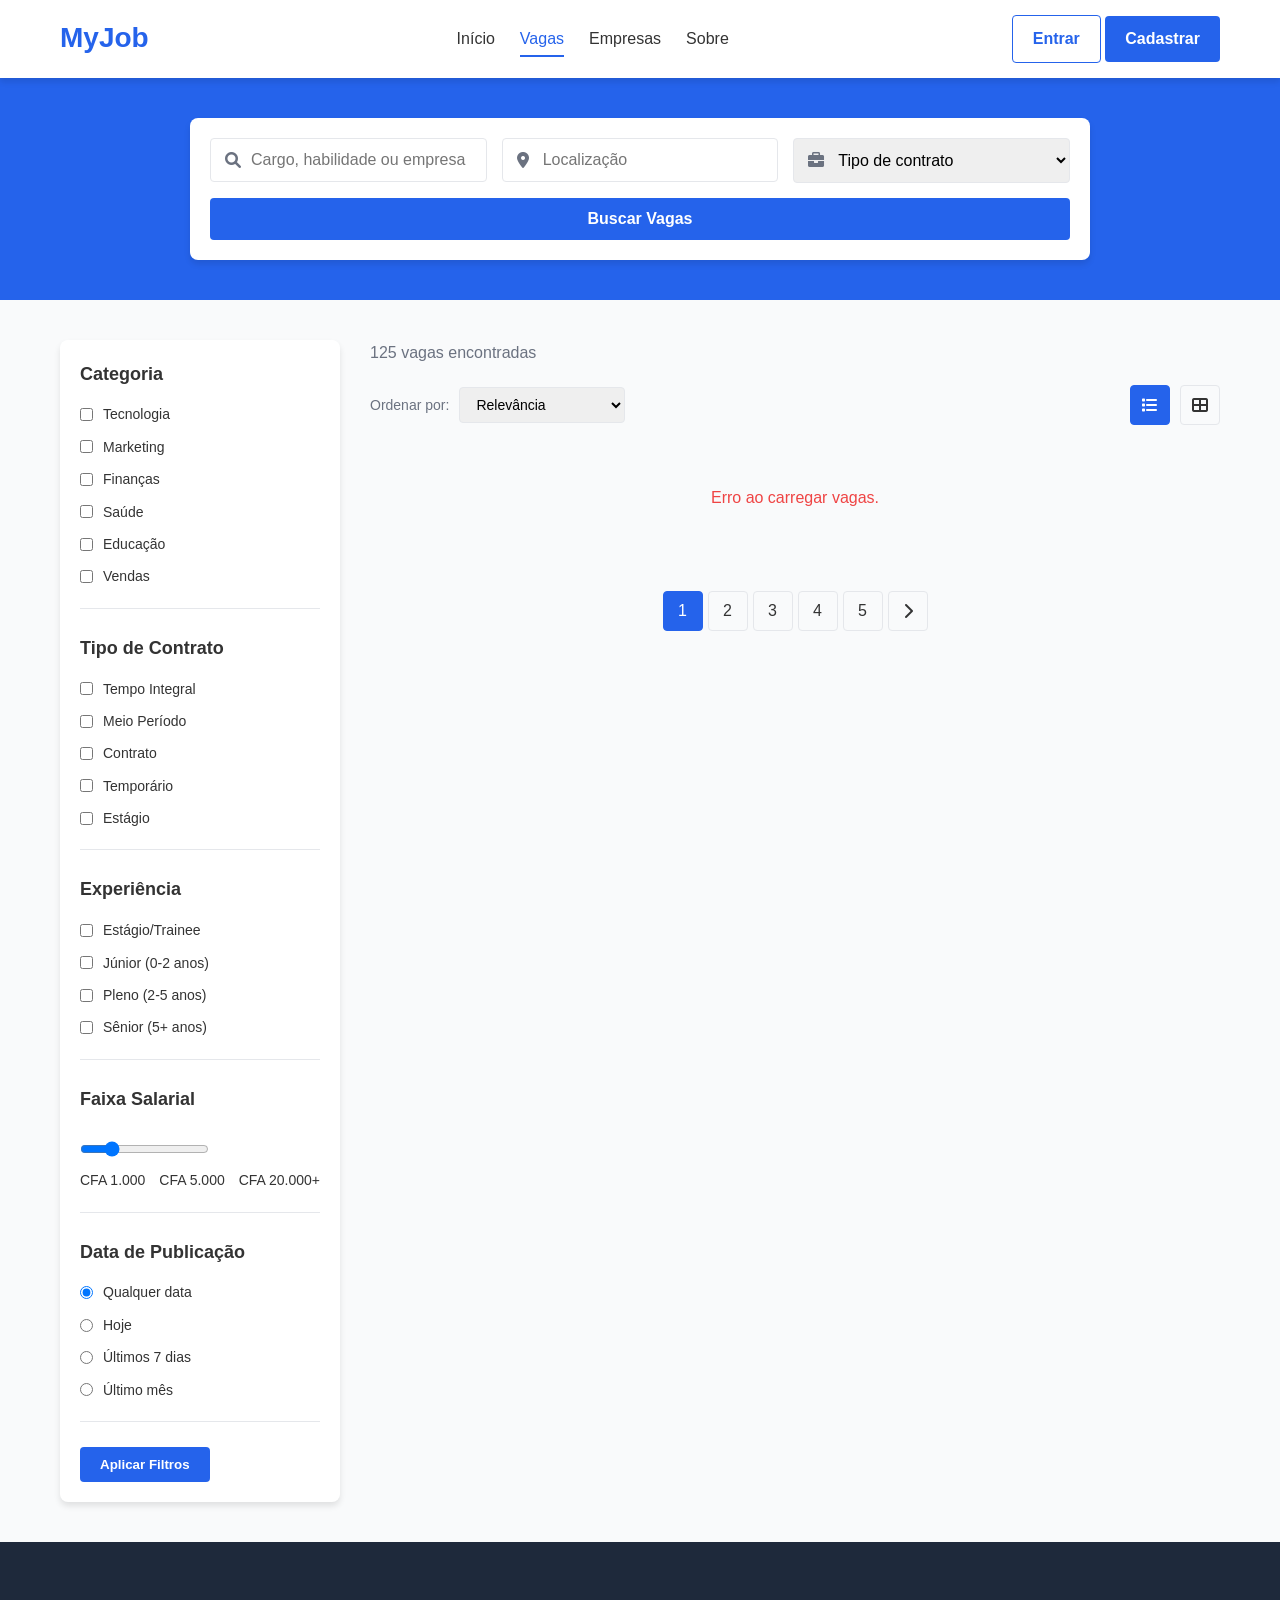
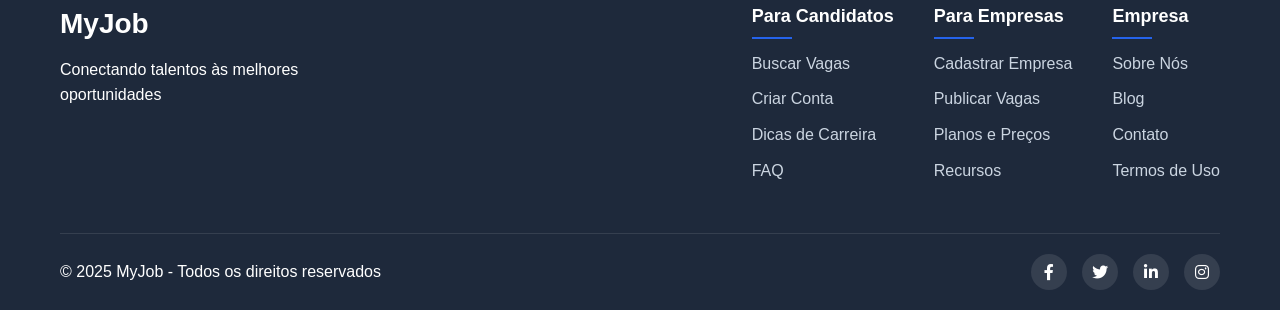
<file: jobs.html>
<!DOCTYPE html>
<html lang="pt-br">
<head>
    <meta charset="UTF-8">
    <meta name="viewport" content="width=device-width, initial-scale=1.0">
    <title>Busca de Vagas - MyJob</title>
    <link rel="stylesheet" href="css/styles.css">
    <link rel="stylesheet" href="https://cdnjs.cloudflare.com/ajax/libs/font-awesome/6.0.0/css/all.min.css">
    <style>
        .jobs-search-container {
            background-color: var(--primary-color);
            padding: 40px 0;
            color: white;
        }
        
        .search-form {
            max-width: 900px;
            margin: 0 auto;
            background-color: white;
            border-radius: 8px;
            padding: 20px;
            box-shadow: 0 4px 6px rgba(0, 0, 0, 0.1);
        }
        
        .search-form-row {
            display: flex;
            gap: 15px;
            margin-bottom: 15px;
        }
        
        .search-form-group {
            flex: 1;
            position: relative;
        }
        
        .search-form-group i {
            position: absolute;
            left: 15px;
            top: 50%;
            transform: translateY(-50%);
            color: var(--text-light);
        }
        
        .search-form input,
        .search-form select {
            width: 100%;
            padding: 12px 15px 12px 40px;
            border: 1px solid var(--border-color);
            border-radius: 4px;
            font-size: 16px;
        }
        
        .search-form button {
            width: 100%;
            padding: 12px;
            font-size: 16px;
        }
        
        .jobs-filter-container {
            display: flex;
            gap: 30px;
            margin: 40px 0;
        }
        
        .jobs-filter-sidebar {
            flex: 0 0 280px;
            background-color: white;
            border-radius: 8px;
            padding: 20px;
            box-shadow: 0 4px 6px rgba(0, 0, 0, 0.1);
            align-self: flex-start;
            position: sticky;
            top: 100px;
        }
        
        .filter-section {
            margin-bottom: 25px;
            border-bottom: 1px solid var(--border-color);
            padding-bottom: 20px;
        }
        
        .filter-section:last-child {
            border-bottom: none;
            margin-bottom: 0;
            padding-bottom: 0;
        }
        
        .filter-section h3 {
            font-size: 18px;
            margin-bottom: 15px;
        }
        
        .filter-options {
            display: flex;
            flex-direction: column;
            gap: 10px;
        }
        
        .filter-checkbox {
            display: flex;
            align-items: center;
        }
        
        .filter-checkbox input {
            margin-right: 10px;
        }
        
        .filter-checkbox label {
            font-size: 14px;
            color: var(--text-color);
        }
        
        .filter-range {
            margin-top: 10px;
        }
        
        .filter-range-values {
            display: flex;
            justify-content: space-between;
            font-size: 14px;
            margin-top: 5px;
        }
        
        .jobs-results-container {
            flex: 1;
        }
        
        .jobs-count {
            margin-bottom: 20px;
            font-size: 16px;
            color: var(--text-light);
        }
        
        .jobs-sort {
            display: flex;
            justify-content: space-between;
            align-items: center;
            margin-bottom: 20px;
        }
        
        .sort-options {
            display: flex;
            align-items: center;
        }
        
        .sort-options label {
            margin-right: 10px;
            font-size: 14px;
            color: var(--text-light);
        }
        
        .sort-options select {
            padding: 8px 12px;
            border: 1px solid var(--border-color);
            border-radius: 4px;
            font-size: 14px;
        }
        
        .view-options {
            display: flex;
            gap: 10px;
        }
        
        .view-option {
            width: 40px;
            height: 40px;
            display: flex;
            align-items: center;
            justify-content: center;
            border: 1px solid var(--border-color);
            border-radius: 4px;
            cursor: pointer;
            transition: var(--transition);
        }
        
        .view-option.active {
            background-color: var(--primary-color);
            color: white;
            border-color: var(--primary-color);
        }
        
        .jobs-list {
            display: flex;
            flex-direction: column;
            gap: 20px;
        }
        
        .job-card {
            margin-bottom: 0;
        }
        
        .jobs-grid {
            display: grid;
            grid-template-columns: repeat(auto-fill, minmax(300px, 1fr));
            gap: 20px;
        }
        
        .pagination {
            display: flex;
            justify-content: center;
            margin-top: 40px;
            gap: 5px;
        }
        
        .pagination-item {
            width: 40px;
            height: 40px;
            display: flex;
            align-items: center;
            justify-content: center;
            border: 1px solid var(--border-color);
            border-radius: 4px;
            cursor: pointer;
            transition: var(--transition);
        }
        
        .pagination-item.active {
            background-color: var(--primary-color);
            color: white;
            border-color: var(--primary-color);
        }
        
        .pagination-item:hover:not(.active) {
            background-color: var(--bg-light);
        }
        
        .loading-indicator {
            text-align: center;
            padding: 40px;
            color: var(--text-light);
        }
        
        .no-results {
            text-align: center;
            padding: 40px;
            color: var(--text-light);
        }
        
        .error-message {
            text-align: center;
            padding: 40px;
            color: var(--danger-color);
        }
        
        @media (max-width: 992px) {
            .search-form-row {
                flex-direction: column;
                gap: 10px;
            }
            
            .jobs-filter-container {
                flex-direction: column;
            }
            
            .jobs-filter-sidebar {
                flex: 0 0 auto;
                position: static;
            }
        }
    </style>
</head>
<body>
    <header class="header">
        <div class="container">
            <div class="logo">
                <h1><a href="index.html">MyJob</a></h1>
            </div>
            <nav class="main-nav">
                <ul>
                    <li><a href="index.html">Início</a></li>
                    <li><a href="jobs.html" class="active">Vagas</a></li>
                    <li><a href="companies.html">Empresas</a></li>
                    <li><a href="about.html">Sobre</a></li>
                </ul>
            </nav>
            <div class="auth-buttons guest-only">
                <a href="login.html" class="btn btn-outline">Entrar</a>
                <a href="register.html" class="btn btn-primary">Cadastrar</a>
            </div>
            <div class="user-info auth-only" style="display:none">
                <span id="user-name"></span>
                <button id="logout-btn" class="btn btn-outline" title="Sair"><i class="fas fa-sign-out-alt"></i> Sair</button>
            </div>
            <button class="mobile-menu-btn">
                <span></span>
                <span></span>
                <span></span>
            </button>
        </div>
    </header>

    <section class="jobs-search-container">
        <div class="container">
            <form class="search-form" id="jobs-search-form">
                <div class="search-form-row">
                    <div class="search-form-group">
                        <i class="fas fa-search"></i>
                        <input type="text" name="keyword" placeholder="Cargo, habilidade ou empresa">
                    </div>
                    <div class="search-form-group">
                        <i class="fas fa-map-marker-alt"></i>
                        <input type="text" name="location" placeholder="Localização">
                    </div>
                    <div class="search-form-group">
                        <i class="fas fa-briefcase"></i>
                        <select name="jobType">
                            <option value="">Tipo de contrato</option>
                            <option value="full-time">Tempo Integral</option>
                            <option value="part-time">Meio Período</option>
                            <option value="contract">Contrato</option>
                            <option value="temporary">Temporário</option>
                            <option value="internship">Estágio</option>
                        </select>
                    </div>
                </div>
                <button type="submit" class="btn btn-primary">Buscar Vagas</button>
            </form>
        </div>
    </section>

    <main>
        <div class="container">
            <div class="jobs-filter-container">
                <aside class="jobs-filter-sidebar">
                    <div class="filter-section">
                        <h3>Categoria</h3>
                        <div class="filter-options">
                            <div class="filter-checkbox">
                                <input type="checkbox" id="category-tech" name="category" value="technology">
                                <label for="category-tech">Tecnologia</label>
                            </div>
                            <div class="filter-checkbox">
                                <input type="checkbox" id="category-marketing" name="category" value="marketing">
                                <label for="category-marketing">Marketing</label>
                            </div>
                            <div class="filter-checkbox">
                                <input type="checkbox" id="category-finance" name="category" value="finance">
                                <label for="category-finance">Finanças</label>
                            </div>
                            <div class="filter-checkbox">
                                <input type="checkbox" id="category-healthcare" name="category" value="healthcare">
                                <label for="category-healthcare">Saúde</label>
                            </div>
                            <div class="filter-checkbox">
                                <input type="checkbox" id="category-education" name="category" value="education">
                                <label for="category-education">Educação</label>
                            </div>
                            <div class="filter-checkbox">
                                <input type="checkbox" id="category-sales" name="category" value="sales">
                                <label for="category-sales">Vendas</label>
                            </div>
                        </div>
                    </div>
                    
                    <div class="filter-section">
                        <h3>Tipo de Contrato</h3>
                        <div class="filter-options">
                            <div class="filter-checkbox">
                                <input type="checkbox" id="type-full" name="jobType" value="full-time">
                                <label for="type-full">Tempo Integral</label>
                            </div>
                            <div class="filter-checkbox">
                                <input type="checkbox" id="type-part" name="jobType" value="part-time">
                                <label for="type-part">Meio Período</label>
                            </div>
                            <div class="filter-checkbox">
                                <input type="checkbox" id="type-contract" name="jobType" value="contract">
                                <label for="type-contract">Contrato</label>
                            </div>
                            <div class="filter-checkbox">
                                <input type="checkbox" id="type-temp" name="jobType" value="temporary">
                                <label for="type-temp">Temporário</label>
                            </div>
                            <div class="filter-checkbox">
                                <input type="checkbox" id="type-intern" name="jobType" value="internship">
                                <label for="type-intern">Estágio</label>
                            </div>
                        </div>
                    </div>
                    
                    <div class="filter-section">
                        <h3>Experiência</h3>
                        <div class="filter-options">
                            <div class="filter-checkbox">
                                <input type="checkbox" id="exp-entry" name="experience" value="entry">
                                <label for="exp-entry">Estágio/Trainee</label>
                            </div>
                            <div class="filter-checkbox">
                                <input type="checkbox" id="exp-junior" name="experience" value="junior">
                                <label for="exp-junior">Júnior (0-2 anos)</label>
                            </div>
                            <div class="filter-checkbox">
                                <input type="checkbox" id="exp-mid" name="experience" value="mid">
                                <label for="exp-mid">Pleno (2-5 anos)</label>
                            </div>
                            <div class="filter-checkbox">
                                <input type="checkbox" id="exp-senior" name="experience" value="senior">
                                <label for="exp-senior">Sênior (5+ anos)</label>
                            </div>
                        </div>
                    </div>
                    
                    <div class="filter-section">
                        <h3>Faixa Salarial</h3>
                        <div class="filter-options">
                            <div class="filter-range">
                                <input type="range" id="salary-range" name="salary" min="1000" max="20000" step="1000" value="5000">
                                <div class="filter-range-values">
                                    <span>CFA 1.000</span>
                                    <span id="salary-value">CFA 5.000</span>
                                    <span>CFA 20.000+</span>
                                </div>
                            </div>
                        </div>
                    </div>
                    
                    <div class="filter-section">
                        <h3>Data de Publicação</h3>
                        <div class="filter-options">
                            <div class="filter-checkbox">
                                <input type="radio" id="date-any" name="date" value="any" checked>
                                <label for="date-any">Qualquer data</label>
                            </div>
                            <div class="filter-checkbox">
                                <input type="radio" id="date-today" name="date" value="today">
                                <label for="date-today">Hoje</label>
                            </div>
                            <div class="filter-checkbox">
                                <input type="radio" id="date-week" name="date" value="week">
                                <label for="date-week">Últimos 7 dias</label>
                            </div>
                            <div class="filter-checkbox">
                                <input type="radio" id="date-month" name="date" value="month">
                                <label for="date-month">Último mês</label>
                            </div>
                        </div>
                    </div>
                    
                    <button id="apply-filters" class="btn btn-primary">Aplicar Filtros</button>
                </aside>
                
                <div class="jobs-results-container">
                    <div class="jobs-count">
                        <span id="jobs-count-number">125</span> vagas encontradas
                    </div>
                    
                    <div class="jobs-sort">
                        <div class="sort-options">
                            <label for="sort-by">Ordenar por:</label>
                            <select id="sort-by" name="sort">
                                <option value="relevance">Relevância</option>
                                <option value="date">Data de publicação</option>
                                <option value="salary-high">Maior salário</option>
                                <option value="salary-low">Menor salário</option>
                            </select>
                        </div>
                        
                        <div class="view-options">
                            <div class="view-option active" data-view="list">
                                <i class="fas fa-list"></i>
                            </div>
                            <div class="view-option" data-view="grid">
                                <i class="fas fa-th-large"></i>
                            </div>
                        </div>
                    </div>
                    
                    <div class="jobs-list" id="jobs-container">
                        <!-- Vagas serão carregadas dinamicamente pela API -->
                    </div>
                    
                    <div class="pagination">
                        <div class="pagination-item active">1</div>
                        <div class="pagination-item">2</div>
                        <div class="pagination-item">3</div>
                        <div class="pagination-item">4</div>
                        <div class="pagination-item">5</div>
                        <div class="pagination-item"><i class="fas fa-chevron-right"></i></div>
                    </div>
                </div>
            </div>
        </div>
    </main>

    <footer class="footer">
        <div class="container">
            <div class="footer-content">
                <div class="footer-logo">
                    <h2>MyJob</h2>
                    <p>Conectando talentos às melhores oportunidades</p>
                </div>
                <div class="footer-links">
                    <div class="footer-column">
                        <h3>Para Candidatos</h3>
                        <ul>
                            <li><a href="jobs.html">Buscar Vagas</a></li>
                            <li><a href="register.html">Criar Conta</a></li>
                            <li><a href="#">Dicas de Carreira</a></li>
                            <li><a href="#">FAQ</a></li>
                        </ul>
                    </div>
                    <div class="footer-column">
                        <h3>Para Empresas</h3>
                        <ul>
                            <li><a href="employer-register.html">Cadastrar Empresa</a></li>
                            <li><a href="#">Publicar Vagas</a></li>
                            <li><a href="#">Planos e Preços</a></li>
                            <li><a href="#">Recursos</a></li>
                        </ul>
                    </div>
                    <div class="footer-column">
                        <h3>Empresa</h3>
                        <ul>
                            <li><a href="about.html">Sobre Nós</a></li>
                            <li><a href="#">Blog</a></li>
                            <li><a href="#">Contato</a></li>
                            <li><a href="#">Termos de Uso</a></li>
                        </ul>
                    </div>
                </div>
            </div>
            <div class="footer-bottom">
                <p>&copy; 2025 MyJob - Todos os direitos reservados</p>
                <div class="social-links">
                    <a href="#"><i class="fab fa-facebook-f"></i></a>
                    <a href="#"><i class="fab fa-twitter"></i></a>
                    <a href="#"><i class="fab fa-linkedin-in"></i></a>
                    <a href="#"><i class="fab fa-instagram"></i></a>
                </div>
            </div>
        </div>
    </footer>

    <script src="js/api.js"></script>
    <script src="js/notifications.js"></script>
    <script src="js/main.js"></script>
    <script>
document.addEventListener('DOMContentLoaded', function() {
    // Atualizar valor do range de salário
    const salaryRange = document.getElementById('salary-range');
    const salaryValue = document.getElementById('salary-value');
    if (salaryRange && salaryValue) {
        salaryRange.addEventListener('input', function() {
            salaryValue.textContent = `CFA ${this.value.replace(/\B(?=(\d{3})+(?!\d))/g, ".")}`;
        });
    }
    // Alternar entre visualização em lista e grade
    const viewOptions = document.querySelectorAll('.view-option');
    const jobsContainer = document.getElementById('jobs-container');
    let currentView = 'list';
    if (viewOptions.length && jobsContainer) {
        viewOptions.forEach(option => {
            option.addEventListener('click', function() {
                const view = this.getAttribute('data-view');
                viewOptions.forEach(opt => opt.classList.remove('active'));
                this.classList.add('active');
                currentView = view;
                jobsContainer.className = view === 'grid' ? 'jobs-grid' : 'jobs-list';
            });
        });
    }
    // Função para renderizar vagas
    function renderJobs(jobs) {
        if (!jobs || jobs.length === 0) {
            jobsContainer.innerHTML = '<div class="no-results">Nenhuma vaga encontrada.</div>';
            document.getElementById('jobs-count-number').textContent = '0';
            return;
        }
        let html = '';
        jobs.forEach(job => {
            html += `
            <div class="job-card">
                <div class="job-card-header">
                    <div class="company-logo">
                        <img src="images/sos_logo.jpeg" alt="Logo da Empresa">
                    </div>
                    <div class="job-card-title">
                        <h3>${job.title}</h3>
                        <p class="company-name">${job.company ? job.company.name : ''}</p>
                    </div>
                </div>
                <div class="job-card-body">
                    <div class="job-info">
                        <span><i class="fas fa-map-marker-alt"></i> ${job.location || ''}</span>
                        <span><i class="fas fa-briefcase"></i> ${job.job_type || ''}</span>
                        <span><i class="fas fa-money-bill-wave"></i> ${job.min_salary ? 'CFA ' + job.min_salary : ''}${job.max_salary ? ' - CFA ' + job.max_salary : ''}</span>
                    </div>
                    <p class="job-description">${job.description ? job.description.substring(0, 120) + '...' : ''}</p>
                </div>
                <div class="job-card-footer">
                    <a href="job-details.html?id=${job.id}" class="btn btn-outline">Ver Detalhes</a>
                    <span class="posted-date">${job.posted_at ? 'Publicado em ' + new Date(job.posted_at).toLocaleDateString() : ''}</span>
                </div>
            </div>
            `;
        });
        jobsContainer.innerHTML = html;
        document.getElementById('jobs-count-number').textContent = jobs.length;
    }
    // Carregar vagas ao abrir a página
    api.jobs.getAll().then(result => {
        if (result.success) {
            renderJobs(result.data);
        } else {
            jobsContainer.innerHTML = '<div class="error-message">Erro ao carregar vagas.</div>';
        }
    });
    // Formulário de busca
    const searchForm = document.getElementById('jobs-search-form');
    if (searchForm) {
        searchForm.addEventListener('submit', function(e) {
            e.preventDefault();
            const keyword = this.querySelector('input[name="keyword"]').value;
            const location = this.querySelector('input[name="location"]').value;
            const jobType = this.querySelector('select[name="jobType"]').value;
            jobsContainer.innerHTML = '<div class="loading-indicator">Buscando vagas...</div>';
            api.jobs.filter(location, '', jobType).then(result => {
                if (result.success) {
                    renderJobs(result.data);
                } else {
                    jobsContainer.innerHTML = '<div class="error-message">Erro ao buscar vagas.</div>';
                }
            });
        });
    }
    // Aplicar filtros
    const applyFiltersBtn = document.getElementById('apply-filters');
    if (applyFiltersBtn) {
        applyFiltersBtn.addEventListener('click', function() {
            const categories = Array.from(document.querySelectorAll('input[name="category"]:checked')).map(el => el.value);
            const jobTypes = Array.from(document.querySelectorAll('input[name="jobType"]:checked')).map(el => el.value);
            const experiences = Array.from(document.querySelectorAll('input[name="experience"]:checked')).map(el => el.value);
            const salary = document.getElementById('salary-range').value;
            const date = document.querySelector('input[name="date"]:checked').value;
            jobsContainer.innerHTML = '<div class="loading-indicator">Aplicando filtros...</div>';
            // Exemplo: só filtra por localização e tipo de contrato
            api.jobs.filter('', categories[0] || '', jobTypes[0] || '').then(result => {
                if (result.success) {
                    renderJobs(result.data);
                } else {
                    jobsContainer.innerHTML = '<div class="error-message">Erro ao aplicar filtros.</div>';
                }
            });
        });
    }
});
</script>
</body>
</html>
</file>
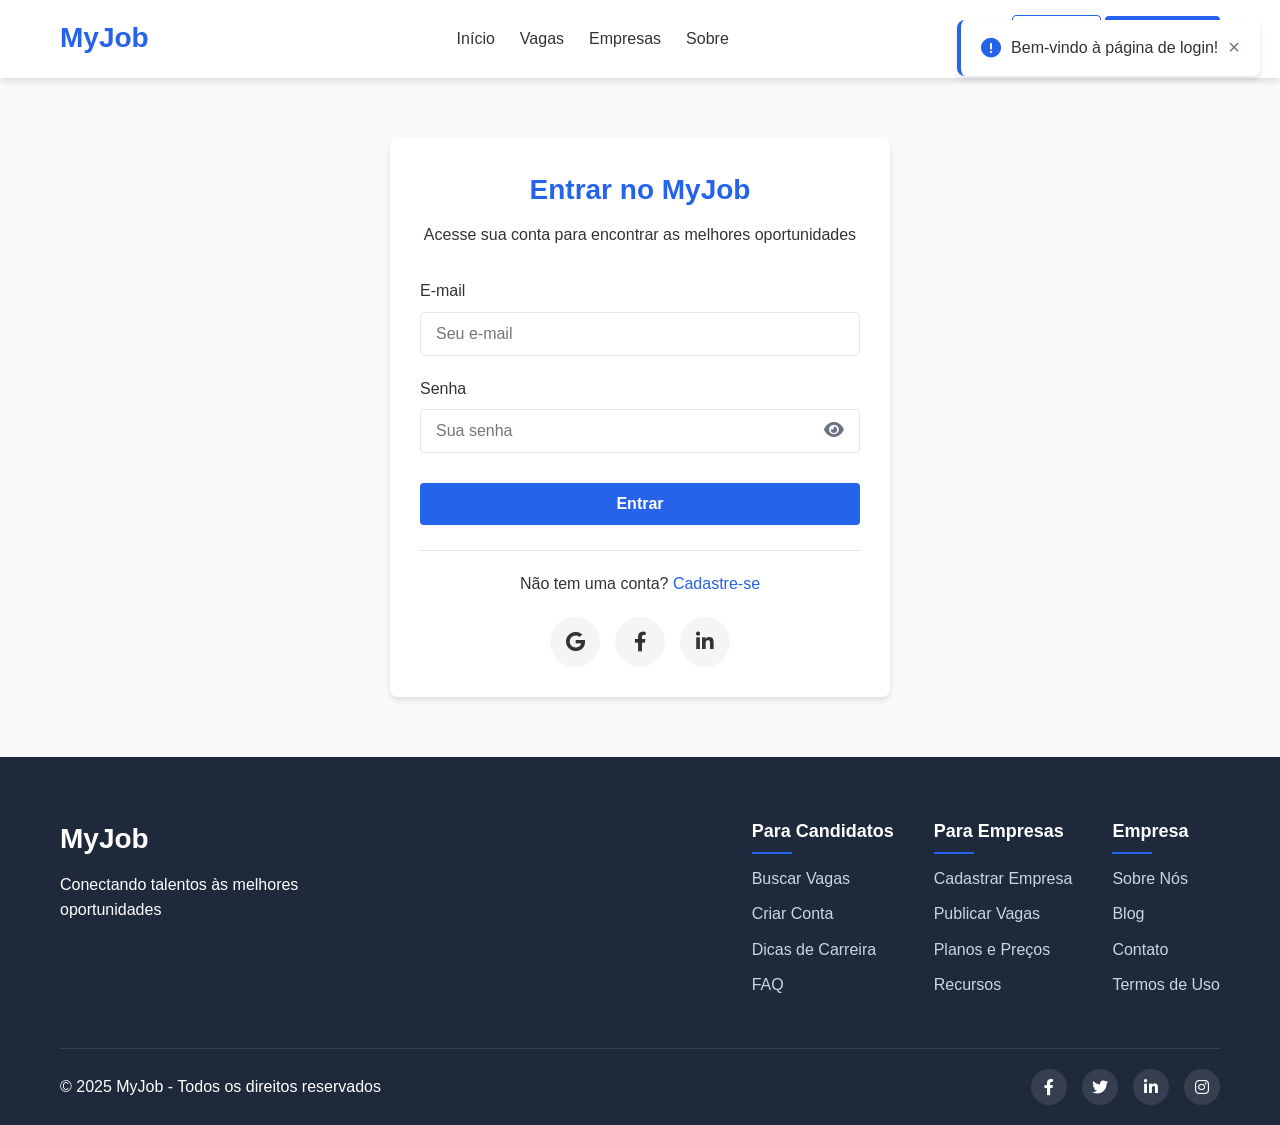
<file: login.html>
<!DOCTYPE html>
<html lang="pt-br">
<head>
    <meta charset="UTF-8">
    <meta name="viewport" content="width=device-width, initial-scale=1.0">
    <title>Login - MyJob</title>
    <link rel="stylesheet" href="css/styles.css">
    <link rel="stylesheet" href="https://cdnjs.cloudflare.com/ajax/libs/font-awesome/6.0.0/css/all.min.css">
    <style>
        .login-container {
            max-width: 500px;
            margin: 60px auto;
            padding: 30px;
            background-color: #fff;
            border-radius: 8px;
            box-shadow: 0 4px 6px rgba(0, 0, 0, 0.1);
        }
        
        .login-header {
            text-align: center;
            margin-bottom: 30px;
        }
        
        .login-header h2 {
            color: var(--primary-color);
            font-size: 28px;
            margin-bottom: 10px;
        }
        
        .login-form .form-group {
            margin-bottom: 20px;
        }
        
        .login-form label {
            display: block;
            margin-bottom: 8px;
            font-weight: 500;
        }
        
        .login-form input {
            width: 100%;
            padding: 12px 15px;
            border: 1px solid var(--border-color);
            border-radius: 4px;
            font-size: 16px;
        }
        
        .login-form .forgot-password {
            display: block;
            text-align: right;
            margin-top: 10px;
            font-size: 14px;
        }
        
        .login-form .submit-btn {
            width: 100%;
            padding: 12px;
            margin-top: 10px;
            font-size: 16px;
        }
        
        .login-footer {
            text-align: center;
            margin-top: 25px;
            padding-top: 20px;
            border-top: 1px solid var(--border-color);
        }
        
        .login-with-social {
            display: flex;
            justify-content: center;
            gap: 15px;
            margin-top: 20px;
        }
        
        .social-btn {
            display: flex;
            align-items: center;
            justify-content: center;
            width: 50px;
            height: 50px;
            border-radius: 50%;
            background-color: #f5f5f5;
            color: #333;
            font-size: 20px;
            transition: var(--transition);
        }
        
        .social-btn:hover {
            background-color: var(--primary-color);
            color: white;
        }
        
        .error-message {
            color: var(--danger-color);
            font-size: 14px;
            margin-top: 5px;
            display: none;
        }
        
        /* Notifications */
        .notifications-container {
            position: fixed;
            top: 20px;
            right: 20px;
            z-index: 1000;
            display: flex;
            flex-direction: column;
            gap: 10px;
        }

        .notification {
            background-color: #fff;
            border-radius: 8px;
            padding: 15px 20px;
            min-width: 300px;
            max-width: 400px;
            box-shadow: 0 4px 6px rgba(0, 0, 0, 0.1);
            display: flex;
            justify-content: space-between;
            align-items: center;
            animation: slideIn 0.3s ease-out;
        }

        .notification.success {
            border-left: 4px solid #10b981;
        }

        .notification.error {
            border-left: 4px solid #ef4444;
        }

        .notification.info {
            border-left: 4px solid #2563eb;
        }

        .notification.warning {
            border-left: 4px solid #f59e0b;
        }

        .notification-content {
            display: flex;
            align-items: center;
            gap: 10px;
        }

        .notification-content i {
            font-size: 20px;
        }

        .notification.success i {
            color: #10b981;
        }

        .notification.error i {
            color: #ef4444;
        }

        .notification.info i {
            color: #2563eb;
        }

        .notification.warning i {
            color: #f59e0b;
        }

        .notification-close {
            background: none;
            border: none;
            color: #6b7280;
            font-size: 20px;
            cursor: pointer;
            padding: 0;
            margin-left: 10px;
        }

        .notification-close:hover {
            color: #333;
        }

        .notification.fade-out {
            animation: fadeOut 0.3s ease-out forwards;
        }

        @keyframes slideIn {
            from {
                transform: translateX(100%);
                opacity: 0;
            }
            to {
                transform: translateX(0);
                opacity: 1;
            }
        }

        @keyframes fadeOut {
            from {
                transform: translateX(0);
                opacity: 1;
            }
            to {
                transform: translateX(100%);
                opacity: 0;
            }
        }

        .password-group {
            position: relative;
        }
        .toggle-password-btn {
            position: absolute;
            top: 38px;
            right: 10px;
            background: none;
            border: none;
            cursor: pointer;
            color: var(--text-light);
            font-size: 1.1em;
            padding: 0 6px;
            height: 32px;
            display: flex;
            align-items: center;
            transition: color 0.2s;
        }
        .toggle-password-btn:hover {
            color: var(--primary-color);
        }
    </style>
</head>
<body>
    <header class="header">
        <div class="container">
            <div class="logo">
                <h1><a href="index.html">MyJob</a></h1>
            </div>
            <nav class="main-nav">
                <ul>
                    <li><a href="index.html">Início</a></li>
                    <li><a href="jobs.html">Vagas</a></li>
                    <li><a href="companies.html">Empresas</a></li>
                    <li><a href="about.html">Sobre</a></li>
                </ul>
            </nav>
            <div class="auth-buttons guest-only">
                <a href="login.html" class="btn btn-outline">Entrar</a>
                <a href="register.html" class="btn btn-primary">Cadastrar</a>
            </div>
            <div class="user-info auth-only" style="display:none">
                <span id="user-name"></span>
                <button id="logout-btn" class="btn btn-outline" title="Sair"><i class="fas fa-sign-out-alt"></i> Sair</button>
            </div>
            <button class="mobile-menu-btn">
                <span></span>
                <span></span>
                <span></span>
            </button>
        </div>
    </header>

    <main>
        <div class="container">
            <div class="login-container">
                <div class="login-header">
                    <h2>Entrar no MyJob</h2>
                    <p>Acesse sua conta para encontrar as melhores oportunidades</p>
                </div>
                
                <form id="login-form" class="login-form">
                    <div class="form-group">
                        <label for="email">E-mail</label>
                        <input type="email" id="email" name="email" placeholder="Seu e-mail" required>
                        <span class="error-message" id="email-error">Por favor, insira seu e-mail</span>
                    </div>
                    
                    <div class="form-group password-group">
                        <label for="password">Senha</label>
                        <input type="password" id="password" name="password" placeholder="Sua senha" required>
                        <button type="button" id="toggle-password" class="toggle-password-btn" title="Mostrar/ocultar senha">
                            <i class="fas fa-eye"></i>
                        </button>
                        <span class="error-message" id="password-error">Por favor, insira sua senha</span>
                    </div>
                    
                    <button type="submit" class="btn btn-primary submit-btn">Entrar</button>
                </form>
                
                <div class="login-footer">
                    <p>Não tem uma conta? <a href="register.html">Cadastre-se</a></p>
                    
                    <div class="login-with-social">
                        <a href="#" class="social-btn"><i class="fab fa-google"></i></a>
                        <a href="#" class="social-btn"><i class="fab fa-facebook-f"></i></a>
                        <a href="#" class="social-btn"><i class="fab fa-linkedin-in"></i></a>
                    </div>
                </div>
            </div>
        </div>
    </main>

    <footer class="footer">
        <div class="container">
            <div class="footer-content">
                <div class="footer-logo">
                    <h2>MyJob</h2>
                    <p>Conectando talentos às melhores oportunidades</p>
                </div>
                <div class="footer-links">
                    <div class="footer-column">
                        <h3>Para Candidatos</h3>
                        <ul>
                            <li><a href="jobs.html">Buscar Vagas</a></li>
                            <li><a href="register.html">Criar Conta</a></li>
                            <li><a href="#">Dicas de Carreira</a></li>
                            <li><a href="#">FAQ</a></li>
                        </ul>
                    </div>
                    <div class="footer-column">
                        <h3>Para Empresas</h3>
                        <ul>
                            <li><a href="employer-register.html">Cadastrar Empresa</a></li>
                            <li><a href="#">Publicar Vagas</a></li>
                            <li><a href="#">Planos e Preços</a></li>
                            <li><a href="#">Recursos</a></li>
                        </ul>
                    </div>
                    <div class="footer-column">
                        <h3>Empresa</h3>
                        <ul>
                            <li><a href="about.html">Sobre Nós</a></li>
                            <li><a href="#">Blog</a></li>
                            <li><a href="#">Contato</a></li>
                            <li><a href="#">Termos de Uso</a></li>
                        </ul>
                    </div>
                </div>
            </div>
            <div class="footer-bottom">
                <p>&copy; 2025 MyJob - Todos os direitos reservados</p>
                <div class="social-links">
                    <a href="#"><i class="fab fa-facebook-f"></i></a>
                    <a href="#"><i class="fab fa-twitter"></i></a>
                    <a href="#"><i class="fab fa-linkedin-in"></i></a>
                    <a href="#"><i class="fab fa-instagram"></i></a>
                </div>
            </div>
        </div>
    </footer>

    <script src="js/api.js"></script>
    <script src="js/notifications.js"></script>
    <script src="js/main.js"></script>
    <script>
        document.addEventListener('DOMContentLoaded', function() {
            // Teste do sistema de notificações
            setTimeout(() => {
                notifications.info('Bem-vindo à página de login!');
            }, 1000);

            const loginForm = document.getElementById('login-form');
            const emailInput = document.getElementById('email');
            const passwordInput = document.getElementById('password');
            const emailError = document.getElementById('email-error');
            const passwordError = document.getElementById('password-error');
            const togglePasswordBtn = document.getElementById('toggle-password');
            
            // Validação de e-mail
            emailInput.addEventListener('blur', function() {
                if (!emailInput.value.trim()) {
                    emailError.style.display = 'block';
                    emailInput.classList.add('error');
                } else {
                    emailError.style.display = 'none';
                    emailInput.classList.remove('error');
                }
            });
            
            // Validação de senha
            passwordInput.addEventListener('blur', function() {
                if (passwordInput.value.length < 6) {
                    passwordError.style.display = 'block';
                    passwordInput.classList.add('error');
                } else {
                    passwordError.style.display = 'none';
                    passwordInput.classList.remove('error');
                }
            });
            
            // Mostrar/ocultar senha
            togglePasswordBtn.addEventListener('click', function() {
                const isVisible = passwordInput.type === 'text';
                passwordInput.type = isVisible ? 'password' : 'text';
                this.innerHTML = isVisible ? '<i class="fas fa-eye"></i>' : '<i class="fas fa-eye-slash"></i>';
            });
            
            // Envio do formulário
            loginForm.addEventListener('submit', async function(e) {
                e.preventDefault();
                
                // Validar campos antes do envio
                let isValid = true;
                
                if (!emailInput.value.trim()) {
                    emailError.style.display = 'block';
                    emailInput.classList.add('error');
                    isValid = false;
                }
                
                if (passwordInput.value.length < 6) {
                    passwordError.style.display = 'block';
                    passwordInput.classList.add('error');
                    isValid = false;
                }
                
                if (!isValid) {
                    return;
                }
                
                // Desabilitar botão e mostrar loading
                const submitButton = this.querySelector('button[type="submit"]');
                const originalButtonText = submitButton.textContent;
                submitButton.disabled = true;
                submitButton.innerHTML = '<span class="spinner"></span> Entrando...';
                
                try {
                    const response = await api.auth.login(emailInput.value.trim(), passwordInput.value);
                    
                    if (response.success) {
                        // Mostrar notificação de sucesso
                        const notification = notifications.success('Login realizado com sucesso!');
                        
                        // Redirecionar para a página apropriada baseado no papel do usuário
                        setTimeout(() => {
                            const user = JSON.parse(localStorage.getItem('user'));
                            console.log('User data:', user); // Debug log
                            
                            if (user && user.roles) {
                                console.log('User roles:', user.roles); // Debug log
                                if (user.roles.includes('ROLE_CANDIDATE')) {
                                    console.log('Redirecting to candidate profile'); // Debug log
                                    window.location.href = 'candidate-profile.html';
                                } else if (user.roles.includes('ROLE_COMPANY')) {
                                    console.log('Redirecting to company profile'); // Debug log
                                    window.location.href = 'company-profile.html';
                                } else if (user.roles.includes('ROLE_ADMIN')) {
                                    console.log('Redirecting to admin profile'); // Debug log
                                    window.location.href = 'admin-profile.html';
                                } else {
                                    console.log('No matching role, redirecting to index'); // Debug log
                                    window.location.href = 'index.html';
                                }
                            } else {
                                console.log('No user or roles found, redirecting to index'); // Debug log
                                window.location.href = 'index.html';
                            }
                        }, 2000);
                    } else {
                        // Mostrar notificação de erro
                        notifications.error(response.message || 'Erro ao fazer login. Verifique suas credenciais.');
                        submitButton.disabled = false;
                        submitButton.textContent = originalButtonText;
                    }
                } catch (error) {
                    console.error('Erro no login:', error);
                    // Mostrar notificação de erro
                    notifications.error('Erro ao fazer login. Por favor, tente novamente.');
                    submitButton.disabled = false;
                    submitButton.textContent = originalButtonText;
                }
            });
        });
    </script>
</body>
</html>
</file>
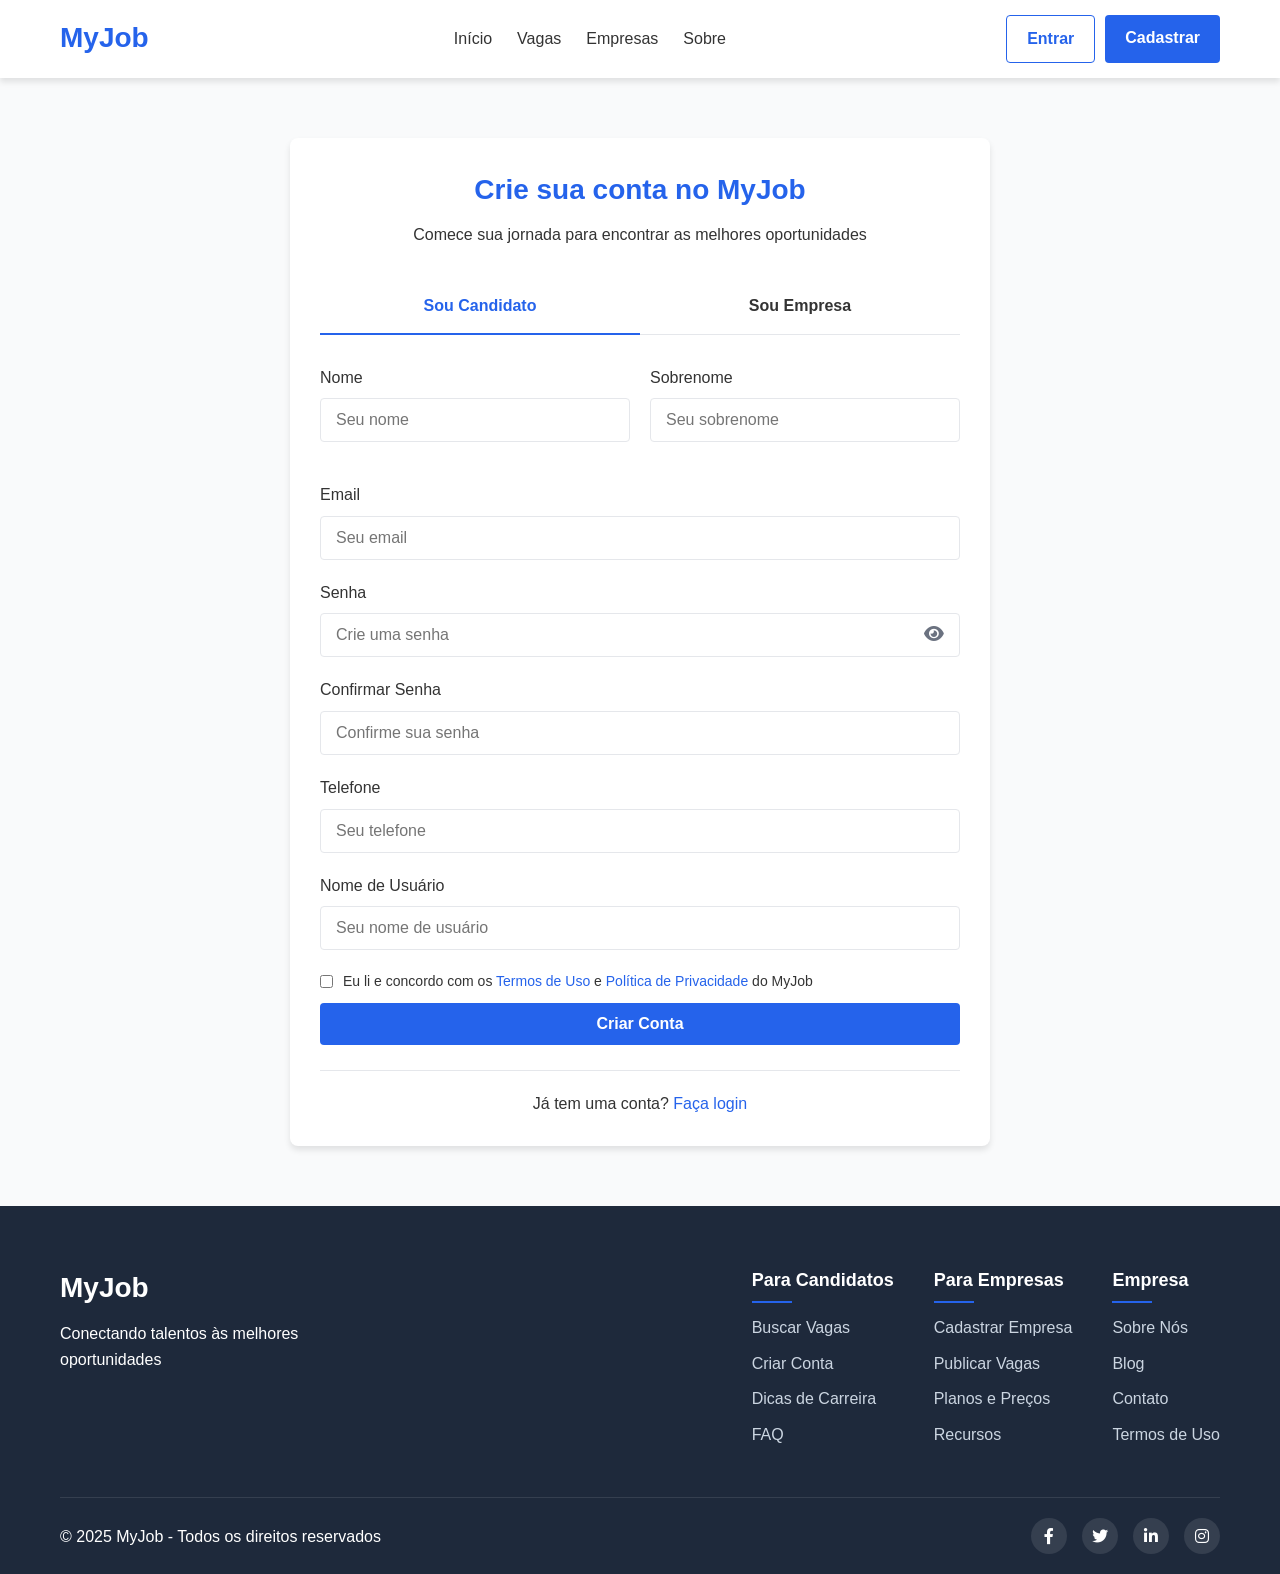
<file: register.html>
<!DOCTYPE html>
<html lang="pt-br">
<head>
    <meta charset="UTF-8">
    <meta name="viewport" content="width=device-width, initial-scale=1.0">
    <title>Cadastro - MyJob</title>
    <link rel="stylesheet" href="css/styles.css">
    <link rel="stylesheet" href="css/notifications.css">
    <link rel="stylesheet" href="https://cdnjs.cloudflare.com/ajax/libs/font-awesome/6.0.0/css/all.min.css">
    <style>
        .register-container {
            max-width: 700px;
            margin: 60px auto;
            padding: 30px;
            background-color: #fff;
            border-radius: 8px;
            box-shadow: 0 4px 6px rgba(0, 0, 0, 0.1);
        }
        
        .register-header {
            text-align: center;
            margin-bottom: 30px;
        }
        
        .register-header h2 {
            color: var(--primary-color);
            font-size: 28px;
            margin-bottom: 10px;
        }
        
        .register-tabs {
            display: flex;
            margin-bottom: 30px;
            border-bottom: 1px solid var(--border-color);
        }
        
        .register-tab {
            flex: 1;
            text-align: center;
            padding: 15px;
            cursor: pointer;
            font-weight: 600;
            transition: var(--transition);
            position: relative;
        }
        
        .register-tab.active {
            color: var(--primary-color);
        }
        
        .register-tab.active::after {
            content: '';
            position: absolute;
            bottom: -1px;
            left: 0;
            width: 100%;
            height: 2px;
            background-color: var(--primary-color);
        }
        
        .register-form .form-row {
            display: flex;
            gap: 20px;
            margin-bottom: 20px;
        }
        
        .register-form .form-group {
            flex: 1;
            margin-bottom: 20px;
        }
        
        .register-form label {
            display: block;
            margin-bottom: 8px;
            font-weight: 500;
        }
        
        .register-form input,
        .register-form select {
            width: 100%;
            padding: 12px 15px;
            border: 1px solid var(--border-color);
            border-radius: 4px;
            font-size: 16px;
        }
        
        .register-form .submit-btn {
            width: 100%;
            padding: 12px;
            margin-top: 10px;
            font-size: 16px;
        }
        
        .register-footer {
            text-align: center;
            margin-top: 25px;
            padding-top: 20px;
            border-top: 1px solid var(--border-color);
        }
        
        .error-message {
            color: var(--danger-color);
            font-size: 14px;
            margin-top: 5px;
            display: none;
        }
        
        .form-tab-content {
            display: none;
        }
        
        .form-tab-content.active {
            display: block;
        }
        
        .terms-checkbox {
            display: flex;
            align-items: flex-start;
            margin-top: 20px;
        }
        
        .terms-checkbox input {
            width: auto;
            margin-right: 10px;
            margin-top: 5px;
        }
        
        .terms-checkbox label {
            margin-bottom: 0;
            font-size: 14px;
        }
        
        .password-group {
            position: relative;
        }
        .toggle-password-btn {
            position: absolute;
            top: 38px;
            right: 10px;
            background: none;
            border: none;
            cursor: pointer;
            color: var(--text-light);
            font-size: 1.1em;
            padding: 0 6px;
            height: 32px;
            display: flex;
            align-items: center;
            transition: color 0.2s;
        }
        .toggle-password-btn:hover {
            color: var(--primary-color);
        }
    </style>
</head>
<body>
    <header class="header">
        <div class="container">
            <div class="logo">
                <h1><a href="index.html">MyJob</a></h1>
            </div>
            <nav class="main-nav">
                <ul>
                    <li><a href="index.html">Início</a></li>
                    <li><a href="jobs.html">Vagas</a></li>
                    <li><a href="companies.html">Empresas</a></li>
                    <li><a href="about.html">Sobre</a></li>
                </ul>
            </nav>
            <div class="auth-buttons guest-only">
                <a href="login.html" class="btn btn-outline">Entrar</a>
                <a href="register.html" class="btn btn-primary">Cadastrar</a>
            </div>
            <div class="user-info auth-only" style="display:none">
                <span id="user-name"></span>
                <button id="logout-btn" class="btn btn-outline" title="Sair"><i class="fas fa-sign-out-alt"></i> Sair</button>
            </div>
            <button class="mobile-menu-btn">
                <span></span>
                <span></span>
                <span></span>
            </button>
        </div>
    </header>

    <main>
        <div class="container">
            <div class="register-container">
                <div class="register-header">
                    <h2>Crie sua conta no MyJob</h2>
                    <p>Comece sua jornada para encontrar as melhores oportunidades</p>
                </div>
                
                <div class="register-tabs">
                    <div class="register-tab active" data-tab="candidate">Sou Candidato</div>
                    <div class="register-tab" data-tab="employer">Sou Empresa</div>
                </div>
                
                <div class="form-tab-content active" id="candidate-form">
                    <form id="candidate-register-form" class="register-form">
                        <div class="form-row">
                            <div class="form-group">
                                <label for="firstName">Nome</label>
                                <input type="text" id="firstName" name="firstName" placeholder="Seu nome" required>
                                <span class="error-message" id="firstName-error">Por favor, insira seu nome</span>
                            </div>
                            
                            <div class="form-group">
                                <label for="lastName">Sobrenome</label>
                                <input type="text" id="lastName" name="lastName" placeholder="Seu sobrenome" required>
                                <span class="error-message" id="lastName-error">Por favor, insira seu sobrenome</span>
                            </div>
                        </div>
                        
                        <div class="form-group">
                            <label for="email">Email</label>
                            <input type="email" id="email" name="email" placeholder="Seu email" required>
                            <span class="error-message" id="email-error">Por favor, insira um email válido</span>
                        </div>
                        
                        <div class="form-group password-group">
                            <label for="password">Senha</label>
                            <input type="password" id="password" name="password" placeholder="Crie uma senha" required>
                            <button type="button" id="toggle-password" class="toggle-password-btn" title="Mostrar/ocultar senha">
                                <i class="fas fa-eye"></i>
                            </button>
                            <span class="error-message" id="password-error">A senha deve ter pelo menos 6 caracteres</span>
                        </div>
                        
                        <div class="form-group">
                            <label for="confirmPassword">Confirmar Senha</label>
                            <input type="password" id="confirmPassword" name="confirmPassword" placeholder="Confirme sua senha" required>
                            <span class="error-message" id="confirmPassword-error">As senhas não coincidem</span>
                        </div>
                        
                        <div class="form-group">
                            <label for="phone">Telefone</label>
                            <input type="tel" id="phone" name="phone" placeholder="Seu telefone">
                        </div>
                        
                        <div class="form-group">
                            <label for="username">Nome de Usuário</label>
                            <input type="text" id="username" name="username" placeholder="Seu nome de usuário" required>
                            <span class="error-message" id="username-error">Por favor, insira um nome de usuário</span>
                        </div>
                        
                        <input type="hidden" name="role" value="candidate">
                        
                        <div class="terms-checkbox">
                            <input type="checkbox" id="terms" name="terms" required>
                            <label for="terms">Eu li e concordo com os <a href="#">Termos de Uso</a> e <a href="#">Política de Privacidade</a> do MyJob</label>
                        </div>
                        
                        <button type="submit" class="btn btn-primary submit-btn">Criar Conta</button>
                    </form>
                </div>
                
                <div class="form-tab-content" id="employer-form">
                    <form id="employer-register-form" class="register-form">
                        <div class="form-group">
                            <label for="companyName">Nome da Empresa</label>
                            <input type="text" id="companyName" name="companyName" placeholder="Nome da sua empresa" required>
                            <span class="error-message" id="companyName-error">Por favor, insira o nome da empresa</span>
                        </div>
                        
                        <div class="form-row">
                            <div class="form-group">
                                <label for="contactFirstName">Nome do Contato</label>
                                <input type="text" id="contactFirstName" name="firstName" placeholder="Nome do contato" required>
                                <span class="error-message" id="contactFirstName-error">Por favor, insira o nome do contato</span>
                            </div>
                            
                            <div class="form-group">
                                <label for="contactLastName">Sobrenome do Contato</label>
                                <input type="text" id="contactLastName" name="lastName" placeholder="Sobrenome do contato" required>
                                <span class="error-message" id="contactLastName-error">Por favor, insira o sobrenome do contato</span>
                            </div>
                        </div>
                        
                        <div class="form-group">
                            <label for="companyEmail">Email Corporativo</label>
                            <input type="email" id="companyEmail" name="email" placeholder="Email corporativo" required>
                            <span class="error-message" id="companyEmail-error">Por favor, insira um email válido</span>
                        </div>
                        
                        <div class="form-group password-group">
                            <label for="companyPassword">Senha</label>
                            <input type="password" id="companyPassword" name="password" placeholder="Sua senha" required>
                            <button type="button" id="toggle-company-password" class="toggle-password-btn" title="Mostrar/ocultar senha">
                                <i class="fas fa-eye"></i>
                            </button>
                            <span class="error-message" id="companyPassword-error">A senha deve ter pelo menos 6 caracteres</span>
                        </div>
                        
                        <div class="form-group">
                            <label for="companyConfirmPassword">Confirmar Senha</label>
                            <input type="password" id="companyConfirmPassword" name="confirmPassword" placeholder="Confirme sua senha" required>
                            <span class="error-message" id="companyConfirmPassword-error">As senhas não coincidem</span>
                        </div>
                        
                        <div class="form-row">
                            <div class="form-group">
                                <label for="industry">Setor de Atuação</label>
                                <select id="industry" name="industry" required>
                                    <option value="">Selecione o setor</option>
                                    <option value="technology">Tecnologia</option>
                                    <option value="healthcare">Saúde</option>
                                    <option value="education">Educação</option>
                                    <option value="finance">Finanças</option>
                                    <option value="retail">Varejo</option>
                                    <option value="manufacturing">Indústria</option>
                                    <option value="services">Serviços</option>
                                    <option value="other">Outro</option>
                                </select>
                            </div>
                            
                            <div class="form-group">
                                <label for="companySize">Tamanho da Empresa</label>
                                <select id="companySize" name="companySize" required>
                                    <option value="">Selecione o tamanho</option>
                                    <option value="1-10">1-10 funcionários</option>
                                    <option value="11-50">11-50 funcionários</option>
                                    <option value="51-200">51-200 funcionários</option>
                                    <option value="201-500">201-500 funcionários</option>
                                    <option value="501-1000">501-1000 funcionários</option>
                                    <option value="1001+">Mais de 1000 funcionários</option>
                                </select>
                            </div>
                        </div>
                        
                        <div class="form-group">
                            <label for="companyPhone">Telefone da Empresa</label>
                            <input type="tel" id="companyPhone" name="phone" placeholder="Telefone da empresa">
                        </div>
                        
                        <div class="form-group">
                            <label for="companyUsername">Nome de Usuário</label>
                            <input type="text" id="companyUsername" name="username" placeholder="Nome de usuário da empresa" required>
                            <span class="error-message" id="companyUsername-error">Por favor, insira um nome de usuário</span>
                        </div>
                        
                        <input type="hidden" name="role" value="employer">
                        
                        <div class="terms-checkbox">
                            <input type="checkbox" id="companyTerms" name="terms" required>
                            <label for="companyTerms">Eu li e concordo com os <a href="#">Termos de Uso</a> e <a href="#">Política de Privacidade</a> do MyJob</label>
                        </div>
                        
                        <button type="submit" class="btn btn-primary submit-btn">Criar Conta</button>
                    </form>
                </div>
                
                <div class="register-footer">
                    <p>Já tem uma conta? <a href="login.html">Faça login</a></p>
                </div>
            </div>
        </div>
    </main>

    <footer class="footer">
        <div class="container">
            <div class="footer-content">
                <div class="footer-logo">
                    <h2>MyJob</h2>
                    <p>Conectando talentos às melhores oportunidades</p>
                </div>
                <div class="footer-links">
                    <div class="footer-column">
                        <h3>Para Candidatos</h3>
                        <ul>
                            <li><a href="jobs.html">Buscar Vagas</a></li>
                            <li><a href="register.html">Criar Conta</a></li>
                            <li><a href="#">Dicas de Carreira</a></li>
                            <li><a href="#">FAQ</a></li>
                        </ul>
                    </div>
                    <div class="footer-column">
                        <h3>Para Empresas</h3>
                        <ul>
                            <li><a href="employer-register.html">Cadastrar Empresa</a></li>
                            <li><a href="#">Publicar Vagas</a></li>
                            <li><a href="#">Planos e Preços</a></li>
                            <li><a href="#">Recursos</a></li>
                        </ul>
                    </div>
                    <div class="footer-column">
                        <h3>Empresa</h3>
                        <ul>
                            <li><a href="about.html">Sobre Nós</a></li>
                            <li><a href="#">Blog</a></li>
                            <li><a href="#">Contato</a></li>
                            <li><a href="#">Termos de Uso</a></li>
                        </ul>
                    </div>
                </div>
            </div>
            <div class="footer-bottom">
                <p>&copy; 2025 MyJob - Todos os direitos reservados</p>
                <div class="social-links">
                    <a href="#"><i class="fab fa-facebook-f"></i></a>
                    <a href="#"><i class="fab fa-twitter"></i></a>
                    <a href="#"><i class="fab fa-linkedin-in"></i></a>
                    <a href="#"><i class="fab fa-instagram"></i></a>
                </div>
            </div>
        </div>
    </footer>

    <script src="js/api.js"></script>
    <script src="js/notifications.js"></script>
    <script>
        document.addEventListener('DOMContentLoaded', function() {
            // Alternar entre abas de candidato e empresa
            const tabs = document.querySelectorAll('.register-tab');
            const tabContents = document.querySelectorAll('.form-tab-content');
            
            tabs.forEach(tab => {
                tab.addEventListener('click', function() {
                    const tabId = this.getAttribute('data-tab');
                    
                    // Remover classe ativa de todas as abas
                    tabs.forEach(t => t.classList.remove('active'));
                    tabContents.forEach(c => c.classList.remove('active'));
                    
                    // Adicionar classe ativa à aba clicada
                    this.classList.add('active');
                    document.getElementById(`${tabId}-form`).classList.add('active');
                });
            });
            
            // Validação do formulário de candidato
            const candidateForm = document.getElementById('candidate-register-form');
            if (candidateForm) {
                candidateForm.addEventListener('submit', registerCandidate);
            }
            
            // Validação do formulário de empresa
            const employerForm = document.getElementById('employer-register-form');
            if (employerForm) {
                employerForm.addEventListener('submit', registerEmployer);
            }
            
            // Função para validar formulário de candidato
            function validateCandidateForm() {
                let isValid = true;
                
                // Validar nome de usuário
                const username = document.getElementById('username');
                const usernameError = document.getElementById('username-error');
                if (!username.value.trim()) {
                    usernameError.style.display = 'block';
                    username.classList.add('error');
                    isValid = false;
                } else {
                    usernameError.style.display = 'none';
                    username.classList.remove('error');
                }
                
                // Validar nome
                const firstName = document.getElementById('firstName');
                const firstNameError = document.getElementById('firstName-error');
                if (!firstName.value.trim()) {
                    firstNameError.style.display = 'block';
                    firstName.classList.add('error');
                    isValid = false;
                } else {
                    firstNameError.style.display = 'none';
                    firstName.classList.remove('error');
                }
                
                // Validar sobrenome
                const lastName = document.getElementById('lastName');
                const lastNameError = document.getElementById('lastName-error');
                if (!lastName.value.trim()) {
                    lastNameError.style.display = 'block';
                    lastName.classList.add('error');
                    isValid = false;
                } else {
                    lastNameError.style.display = 'none';
                    lastName.classList.remove('error');
                }
                
                // Validar email
                const email = document.getElementById('email');
                const emailError = document.getElementById('email-error');
                const emailRegex = /^[a-zA-Z0-9._%+-]+@[a-zA-Z0-9.-]+\.[a-zA-Z]{2,}$/;
                if (!emailRegex.test(email.value)) {
                    emailError.style.display = 'block';
                    email.classList.add('error');
                    isValid = false;
                } else {
                    emailError.style.display = 'none';
                    email.classList.remove('error');
                }
                
                // Validar senha
                const password = document.getElementById('password');
                const passwordError = document.getElementById('password-error');
                if (password.value.length < 6) {
                    passwordError.style.display = 'block';
                    password.classList.add('error');
                    isValid = false;
                } else {
                    passwordError.style.display = 'none';
                    password.classList.remove('error');
                }
                
                // Validar confirmação de senha
                const confirmPassword = document.getElementById('confirmPassword');
                const confirmPasswordError = document.getElementById('confirmPassword-error');
                if (password.value !== confirmPassword.value) {
                    confirmPasswordError.style.display = 'block';
                    confirmPassword.classList.add('error');
                    isValid = false;
                } else {
                    confirmPasswordError.style.display = 'none';
                    confirmPassword.classList.remove('error');
                }
                
                // Validar termos
                const terms = document.getElementById('terms');
                if (!terms.checked) {
                    notifications.error('Você precisa aceitar os termos de uso para continuar.');
                    isValid = false;
                }
                
                return isValid;
            }
            
            // Função para validar formulário de empresa
            function validateEmployerForm() {
                let isValid = true;
                
                // Validar nome de usuário
                const username = document.getElementById('companyUsername');
                const usernameError = document.getElementById('companyUsername-error');
                if (!username.value.trim()) {
                    usernameError.style.display = 'block';
                    username.classList.add('error');
                    isValid = false;
                } else {
                    usernameError.style.display = 'none';
                    username.classList.remove('error');
                }
                
                // Validar nome da empresa
                const companyName = document.getElementById('companyName');
                const companyNameError = document.getElementById('companyName-error');
                if (!companyName.value.trim()) {
                    companyNameError.style.display = 'block';
                    companyName.classList.add('error');
                    isValid = false;
                } else {
                    companyNameError.style.display = 'none';
                    companyName.classList.remove('error');
                }
                
                // Validar nome do contato
                const contactFirstName = document.getElementById('contactFirstName');
                const contactFirstNameError = document.getElementById('contactFirstName-error');
                if (!contactFirstName.value.trim()) {
                    contactFirstNameError.style.display = 'block';
                    contactFirstName.classList.add('error');
                    isValid = false;
                } else {
                    contactFirstNameError.style.display = 'none';
                    contactFirstName.classList.remove('error');
                }
                
                // Validar sobrenome do contato
                const contactLastName = document.getElementById('contactLastName');
                const contactLastNameError = document.getElementById('contactLastName-error');
                if (!contactLastName.value.trim()) {
                    contactLastNameError.style.display = 'block';
                    contactLastName.classList.add('error');
                    isValid = false;
                } else {
                    contactLastNameError.style.display = 'none';
                    contactLastName.classList.remove('error');
                }
                
                // Validar email
                const email = document.getElementById('companyEmail');
                const emailError = document.getElementById('companyEmail-error');
                const emailRegex = /^[a-zA-Z0-9._%+-]+@[a-zA-Z0-9.-]+\.[a-zA-Z]{2,}$/;
                if (!emailRegex.test(email.value)) {
                    emailError.style.display = 'block';
                    email.classList.add('error');
                    isValid = false;
                } else {
                    emailError.style.display = 'none';
                    email.classList.remove('error');
                }
                
                // Validar senha
                const password = document.getElementById('companyPassword');
                const passwordError = document.getElementById('companyPassword-error');
                if (password.value.length < 6) {
                    passwordError.style.display = 'block';
                    password.classList.add('error');
                    isValid = false;
                } else {
                    passwordError.style.display = 'none';
                    password.classList.remove('error');
                }
                
                // Validar confirmação de senha
                const confirmPassword = document.getElementById('companyConfirmPassword');
                const confirmPasswordError = document.getElementById('companyConfirmPassword-error');
                if (password.value !== confirmPassword.value) {
                    confirmPasswordError.style.display = 'block';
                    confirmPassword.classList.add('error');
                    isValid = false;
                } else {
                    confirmPasswordError.style.display = 'none';
                    confirmPassword.classList.remove('error');
                }
                
                // Validar setor
                const industry = document.getElementById('industry');
                if (!industry.value) {
                    notifications.error('Por favor, selecione o setor de atuação.');
                    industry.classList.add('error');
                    isValid = false;
                } else {
                    industry.classList.remove('error');
                }
                
                // Validar tamanho da empresa
                const companySize = document.getElementById('companySize');
                if (!companySize.value) {
                    notifications.error('Por favor, selecione o tamanho da empresa.');
                    companySize.classList.add('error');
                    isValid = false;
                } else {
                    companySize.classList.remove('error');
                }
                
                // Validar termos
                const terms = document.getElementById('companyTerms');
                if (!terms.checked) {
                    notifications.error('Você precisa aceitar os termos de uso para continuar.');
                    isValid = false;
                }
                
                return isValid;
            }
            
            // Função para registrar candidato
            async function registerCandidate(event) {
                event.preventDefault();
                
                if (!validateCandidateForm()) {
                    return;
                }
                
                const formData = {
                    username: document.getElementById('username').value.trim(),
                    email: document.getElementById('email').value.trim(),
                    first_name: document.getElementById('firstName').value.trim(),
                    last_name: document.getElementById('lastName').value.trim(),
                    password: document.getElementById('password').value,
                    phone: document.getElementById('phone').value.trim() || null,
                    user_type: 'candidate',
                    location: null
                };
                
                try {
                    const response = await api.auth.register(formData);
                    notifications.success('Conta criada com sucesso! Redirecionando para login...');
                    setTimeout(() => {
                        window.location.href = 'login.html';
                    }, 2000);
                } catch (error) {
                    console.error('Erro ao registrar:', error);
                    if (error.response && error.response.data) {
                        const data = error.response.data;
                        if (data.detail && Array.isArray(data.detail)) {
                            // Handle validation errors
                            const errorMessages = data.detail.map(err => err.msg).join('\n');
                            notifications.error(errorMessages);
                        } else if (data.detail) {
                            notifications.error(data.detail);
                        } else {
                            notifications.error('Erro ao criar conta. Por favor, tente novamente.');
                        }
                    } else {
                        notifications.error('Erro ao criar conta. Por favor, tente novamente.');
                    }
                }
            }
            
            // Função para registrar empresa
            async function registerEmployer(event) {
                event.preventDefault();
                
                if (!validateEmployerForm()) {
                    return;
                }
                
                const formData = {
                    username: document.getElementById('companyUsername').value.trim(),
                    email: document.getElementById('companyEmail').value.trim(),
                    first_name: document.getElementById('contactFirstName').value.trim(),
                    last_name: document.getElementById('contactLastName').value.trim(),
                    password: document.getElementById('companyPassword').value,
                    phone: document.getElementById('companyPhone').value.trim() || null,
                    user_type: 'company',
                    location: null,
                    company_name: document.getElementById('companyName').value.trim(),
                    industry: document.getElementById('industry').value,
                    company_size: document.getElementById('companySize').value
                };
                
                try {
                    const response = await api.auth.register(formData);
                    notifications.success('Conta criada com sucesso! Redirecionando para login...');
                    setTimeout(() => {
                        window.location.href = 'login.html';
                    }, 2000);
                } catch (error) {
                    console.error('Erro ao registrar:', error);
                    if (error.response && error.response.data) {
                        const data = error.response.data;
                        if (data.detail && Array.isArray(data.detail)) {
                            // Handle validation errors
                            const errorMessages = data.detail.map(err => err.msg).join('\n');
                            notifications.error(errorMessages);
                        } else if (data.detail) {
                            notifications.error(data.detail);
                        } else {
                            notifications.error('Erro ao criar conta. Por favor, tente novamente.');
                        }
                    } else {
                        notifications.error('Erro ao criar conta. Por favor, tente novamente.');
                    }
                }
            }
            
            const passwordInput = document.getElementById('password');
            const togglePasswordBtn = document.getElementById('toggle-password');
            togglePasswordBtn.addEventListener('click', function() {
                const isVisible = passwordInput.type === 'text';
                passwordInput.type = isVisible ? 'password' : 'text';
                this.innerHTML = isVisible ? '<i class="fas fa-eye"></i>' : '<i class="fas fa-eye-slash"></i>';
            });
            
            const companyPasswordInput = document.getElementById('companyPassword');
            const toggleCompanyPasswordBtn = document.getElementById('toggle-company-password');
            toggleCompanyPasswordBtn.addEventListener('click', function() {
                const isVisible = companyPasswordInput.type === 'text';
                companyPasswordInput.type = isVisible ? 'password' : 'text';
                this.innerHTML = isVisible ? '<i class="fas fa-eye"></i>' : '<i class="fas fa-eye-slash"></i>';
            });
        });
    </script>
</body>
</html>
</file>
<file: css/styles.css>
/* Base Styles */
:root {
    --primary-color: #2563eb;
    --primary-dark: #1d4ed8;
    --secondary-color: #f59e0b;
    --text-color: #333333;
    --text-light: #6b7280;
    --bg-light: #f9fafb;
    --bg-white: #ffffff;
    --border-color: #e5e7eb;
    --success-color: #10b981;
    --danger-color: #ef4444;
    --box-shadow: 0 4px 6px rgba(0, 0, 0, 0.1);
    --transition: all 0.3s ease;
}

* {
    margin: 0;
    padding: 0;
    box-sizing: border-box;
}

body {
    font-family: 'Segoe UI', Tahoma, Geneva, Verdana, sans-serif;
    line-height: 1.6;
    color: var(--text-color);
    background-color: var(--bg-light);
}

.container {
    width: 100%;
    max-width: 1200px;
    margin: 0 auto;
    padding: 0 20px;
}

a {
    text-decoration: none;
    color: var(--primary-color);
    transition: var(--transition);
}

a:hover {
    color: var(--primary-dark);
}

ul {
    list-style: none;
}

img {
    max-width: 100%;
    height: auto;
}

.btn {
    display: inline-block;
    padding: 10px 20px;
    border-radius: 4px;
    font-weight: 600;
    text-align: center;
    cursor: pointer;
    transition: var(--transition);
}

.btn-primary {
    background-color: var(--primary-color);
    color: white;
    border: none;
}

.btn-primary:hover {
    background-color: var(--primary-dark);
    color: white;
}

.btn-outline {
    background-color: transparent;
    color: var(--primary-color);
    border: 1px solid var(--primary-color);
}

.btn-outline:hover {
    background-color: var(--primary-color);
    color: white;
}

.section-header {
    display: flex;
    justify-content: space-between;
    align-items: center;
    margin-bottom: 30px;
}

.section-header h2 {
    font-size: 28px;
    color: var(--text-color);
}

.view-all {
    font-weight: 600;
}

/* Header Styles */
.header {
    background-color: var(--bg-white);
    box-shadow: var(--box-shadow);
    position: sticky;
    top: 0;
    z-index: 100;
}

.header .container {
    display: flex;
    justify-content: space-between;
    align-items: center;
    padding: 15px 20px;
}

.logo h1 {
    font-size: 28px;
    color: var(--primary-color);
    margin: 0;
}

.logo h1 a {
    color: var(--primary-color);
    text-decoration: none;
}

.logo h1 a:hover {
    color: var(--primary-dark);
}

.logo img {
    height: 40px;
    width: auto;
}

.main-nav ul {
    display: flex;
}

.main-nav ul li {
    margin-left: 25px;
}

.main-nav ul li a {
    color: var(--text-color);
    font-weight: 500;
    padding: 5px 0;
    position: relative;
}

.main-nav ul li a:hover,
.main-nav ul li a.active {
    color: var(--primary-color);
}

.main-nav ul li a.active::after {
    content: '';
    position: absolute;
    bottom: -5px;
    left: 0;
    width: 100%;
    height: 2px;
    background-color: var(--primary-color);
}

.auth-buttons {
    display: flex;
    gap: 10px;
}

.mobile-menu-btn {
    display: none;
    background: none;
    border: none;
    cursor: pointer;
}

.mobile-menu-btn span {
    display: block;
    width: 25px;
    height: 3px;
    background-color: var(--text-color);
    margin: 5px 0;
    transition: var(--transition);
}

/* Hero Section */
.hero {
    background-color: var(--primary-color);
    background-position: center;
    padding: 100px 0;
    text-align: center;
    color: white;
}

.hero-content {
    max-width: 800px;
    margin: 0 auto;
}

.hero-content h2 {
    font-size: 42px;
    margin-bottom: 20px;
}

.hero-content p {
    font-size: 18px;
    margin-bottom: 30px;
}

.search-box {
    background-color: white;
    border-radius: 8px;
    padding: 20px;
    box-shadow: var(--box-shadow);
}

.search-group {
    display: flex;
    gap: 10px;
}

.search-group input {
    flex: 1;
    padding: 12px 15px;
    border: 1px solid var(--border-color);
    border-radius: 4px;
    font-size: 16px;
}

.search-group button {
    padding: 12px 25px;
}

/* Featured Jobs Section */
.featured-jobs {
    padding: 60px 0;
}

.jobs-container {
    display: grid;
    grid-template-columns: repeat(auto-fill, minmax(350px, 1fr));
    gap: 25px;
}

.job-card {
    background-color: var(--bg-white);
    border-radius: 8px;
    box-shadow: var(--box-shadow);
    overflow: hidden;
    transition: var(--transition);
}

.job-card:hover {
    transform: translateY(-5px);
    box-shadow: 0 10px 15px rgba(0, 0, 0, 0.1);
}

.job-card-header {
    display: flex;
    padding: 20px;
    border-bottom: 1px solid var(--border-color);
}

.company-logo {
    width: 60px;
    height: 60px;
    border-radius: 8px;
    overflow: hidden;
    margin-right: 15px;
    display: flex;
    align-items: center;
    justify-content: center;
    background-color: var(--bg-light);
}

.company-logo img {
    max-width: 80%;
    max-height: 80%;
}

.job-card-title h3 {
    font-size: 18px;
    margin-bottom: 5px;
}

.company-name {
    color: var(--text-light);
    font-size: 14px;
}

.job-card-body {
    padding: 20px;
}

.job-info {
    display: flex;
    flex-wrap: wrap;
    gap: 15px;
    margin-bottom: 15px;
}

.job-info span {
    font-size: 14px;
    color: var(--text-light);
}

.job-info span i {
    margin-right: 5px;
    color: var(--primary-color);
}

.job-description {
    font-size: 14px;
    color: var(--text-color);
    line-height: 1.5;
    display: -webkit-box;
    -webkit-line-clamp: 3;
    -webkit-box-orient: vertical;
    overflow: hidden;
}

.job-card-footer {
    padding: 15px 20px;
    border-top: 1px solid var(--border-color);
    display: flex;
    justify-content: space-between;
    align-items: center;
}

.posted-date {
    font-size: 14px;
    color: var(--text-light);
}

/* Featured Companies Section */
.featured-companies {
    padding: 60px 0;
    background-color: var(--bg-white);
}

.companies-container {
    display: grid;
    grid-template-columns: repeat(auto-fill, minmax(250px, 1fr));
    gap: 25px;
}

.company-card {
    background-color: var(--bg-light);
    border-radius: 8px;
    padding: 25px;
    text-align: center;
    transition: var(--transition);
    box-shadow: var(--box-shadow);
}

.company-card:hover {
    transform: translateY(-5px);
    box-shadow: 0 10px 15px rgba(0, 0, 0, 0.1);
}

.company-card .company-logo {
    width: 80px;
    height: 80px;
    margin: 0 auto 15px;
}

.company-card h3 {
    font-size: 18px;
    margin-bottom: 5px;
}

.company-card p {
    color: var(--text-light);
    margin-bottom: 10px;
}

.company-card .btn {
    margin-top: 15px;
}

/* How It Works Section */
.how-it-works {
    padding: 60px 0;
    text-align: center;
}

.steps-container {
    display: grid;
    grid-template-columns: repeat(auto-fit, minmax(220px, 1fr));
    gap: 30px;
    margin-top: 40px;
}

.step {
    padding: 30px 20px;
    background-color: var(--bg-white);
    border-radius: 8px;
    box-shadow: var(--box-shadow);
    transition: var(--transition);
}

.step:hover {
    transform: translateY(-5px);
}

.step-icon {
    width: 70px;
    height: 70px;
    background-color: rgba(37, 99, 235, 0.1);
    border-radius: 50%;
    display: flex;
    align-items: center;
    justify-content: center;
    margin: 0 auto 20px;
}

.step-icon i {
    font-size: 30px;
    color: var(--primary-color);
}

.step h3 {
    margin-bottom: 10px;
    font-size: 20px;
}

.step p {
    color: var(--text-light);
}

/* CTA Section */
.cta {
    padding: 80px 0;
    background-color: var(--primary-dark);
    background-position: center;
    color: white;
    text-align: center;
}

.cta-content {
    max-width: 700px;
    margin: 0 auto;
}

.cta-content h2 {
    font-size: 36px;
    margin-bottom: 20px;
}

.cta-content p {
    font-size: 18px;
    margin-bottom: 30px;
}

.cta-content .btn {
    padding: 12px 30px;
    font-size: 18px;
}

/* Footer */
.footer {
    background-color: #1e293b;
    color: white;
    padding: 60px 0 20px;
}

.footer-content {
    display: flex;
    flex-wrap: wrap;
    justify-content: space-between;
    margin-bottom: 40px;
}

.footer-logo {
    flex: 0 0 100%;
    max-width: 300px;
    margin-bottom: 30px;
}

.footer-logo h2 {
    font-size: 28px;
    margin-bottom: 10px;
}

.footer-links {
    display: flex;
    flex-wrap: wrap;
    gap: 40px;
}

.footer-column h3 {
    font-size: 18px;
    margin-bottom: 20px;
    position: relative;
}

.footer-column h3::after {
    content: '';
    position: absolute;
    bottom: -8px;
    left: 0;
    width: 40px;
    height: 2px;
    background-color: var(--primary-color);
}

.footer-column ul li {
    margin-bottom: 10px;
}

.footer-column ul li a {
    color: #cbd5e1;
    transition: var(--transition);
}

.footer-column ul li a:hover {
    color: white;
}

.footer-bottom {
    display: flex;
    justify-content: space-between;
    align-items: center;
    padding-top: 20px;
    border-top: 1px solid rgba(255, 255, 255, 0.1);
}

.social-links {
    display: flex;
    gap: 15px;
}

.social-links a {
    display: flex;
    align-items: center;
    justify-content: center;
    width: 36px;
    height: 36px;
    background-color: rgba(255, 255, 255, 0.1);
    border-radius: 50%;
    color: white;
    transition: var(--transition);
}

.social-links a:hover {
    background-color: var(--primary-color);
}

/* Responsive Styles */
@media (max-width: 992px) {
    .search-group {
        flex-direction: column;
    }

    .footer-content {
        flex-direction: column;
    }

    .footer-logo {
        margin-bottom: 40px;
    }
}

@media (max-width: 768px) {
    .header .container {
        flex-wrap: wrap;
    }

    .main-nav {
        display: none;
        width: 100%;
        margin-top: 20px;
    }

    .main-nav.active {
        display: block;
    }

    .main-nav ul {
        flex-direction: column;
    }

    .main-nav ul li {
        margin: 10px 0;
    }

    .mobile-menu-btn {
        display: block;
    }

    .auth-buttons {
        margin-left: auto;
    }

    .hero-content h2 {
        font-size: 32px;
    }

    .jobs-container,
    .companies-container {
        grid-template-columns: 1fr;
    }

    .footer-bottom {
        flex-direction: column;
        gap: 20px;
    }
}

@media (max-width: 576px) {
    .auth-buttons .btn-outline {
        display: none;
    }

    .hero {
        padding: 60px 0;
    }

    .hero-content h2 {
        font-size: 28px;
    }

    .step {
        padding: 20px 15px;
    }

    .cta-content h2 {
        font-size: 28px;
    }

    .footer-links {
        flex-direction: column;
        gap: 30px;
    }
}

/* RESPONSIVIDADE APRIMORADA */
@media (max-width: 480px) {
    .container {
        padding: 0 6px;
    }
    .section-header h2, .hero-content h2, .cta-content h2 {
        font-size: 1.1rem;
    }
    .job-card, .company-card, .step, .dashboard-section, .stat-card {
        padding: 10px 6px;
    }
    .footer-content, .footer-links {
        flex-direction: column;
        gap: 16px;
    }
    .footer-logo h2 {
        font-size: 1.1rem;
    }
    .main-nav ul li {
        margin: 6px 0;
    }
    .auth-buttons {
        flex-direction: column;
        gap: 6px;
    }
    .search-group input, .search-group button, button, input, select {
        width: 100%;
        font-size: 1rem;
    }
    .dashboard-header, .dashboard-content {
        padding: 0.5rem;
    }
    .dashboard-stats {
        grid-template-columns: 1fr;
    }
    .table th, .table td {
        padding: 0.5rem;
        font-size: 0.9rem;
    }
    .profile-sidebar {
        display: none;
    }
    .profile-main {
        width: 100%;
    }
}

.user-info {
    display: flex;
    align-items: center;
    gap: 10px;
}
.user-info #user-name {
    font-weight: bold;
    color: #333;
}
</file>
<file: css/notifications.css>
/* Estilos para o sistema de notificações */
.notifications-container {
    position: fixed;
    top: 20px;
    right: 20px;
    z-index: 9999;
    display: flex;
    flex-direction: column;
    gap: 10px;
}

.notification {
    min-width: 300px;
    padding: 15px;
    border-radius: 8px;
    background: white;
    box-shadow: 0 4px 12px rgba(0, 0, 0, 0.15);
    display: flex;
    justify-content: space-between;
    align-items: center;
    animation: slideIn 0.3s ease-out;
}

.notification.fade-out {
    animation: fadeOut 0.3s ease-out forwards;
}

.notification-content {
    display: flex;
    align-items: center;
    gap: 10px;
}

.notification i {
    font-size: 1.2em;
}

.notification-close {
    background: none;
    border: none;
    font-size: 1.5em;
    cursor: pointer;
    color: #666;
    padding: 0 5px;
}

.notification-close:hover {
    color: #333;
}

/* Tipos de notificação */
.notification.success {
    border-left: 4px solid #1eae4a; /* Verde da bandeira da Guiné-Bissau */
}

.notification.success i {
    color: #1eae4a;
}

.notification.error {
    border-left: 4px solid #ce1126; /* Vermelho da bandeira */
}

.notification.error i {
    color: #ce1126;
}

.notification.info {
    border-left: 4px solid #fcd116; /* Amarelo da bandeira */
}

.notification.info i {
    color: #fcd116;
}

.notification.warning {
    border-left: 4px solid #000000; /* Preto da bandeira */
}

.notification.warning i {
    color: #000000;
}

/* Animações */
@keyframes slideIn {
    from {
        transform: translateX(100%);
        opacity: 0;
    }
    to {
        transform: translateX(0);
        opacity: 1;
    }
}

@keyframes fadeOut {
    from {
        transform: translateX(0);
        opacity: 1;
    }
    to {
        transform: translateX(100%);
        opacity: 0;
    }
}

@media (max-width: 480px) {
    .notifications-container {
        left: 0;
        right: 0;
        top: 10px;
        width: 100vw;
        align-items: center;
        padding: 0 4px;
    }
    .notification {
        min-width: 90vw;
        max-width: 98vw;
        font-size: 0.95em;
        padding: 10px 6px;
    }
}
</file>
